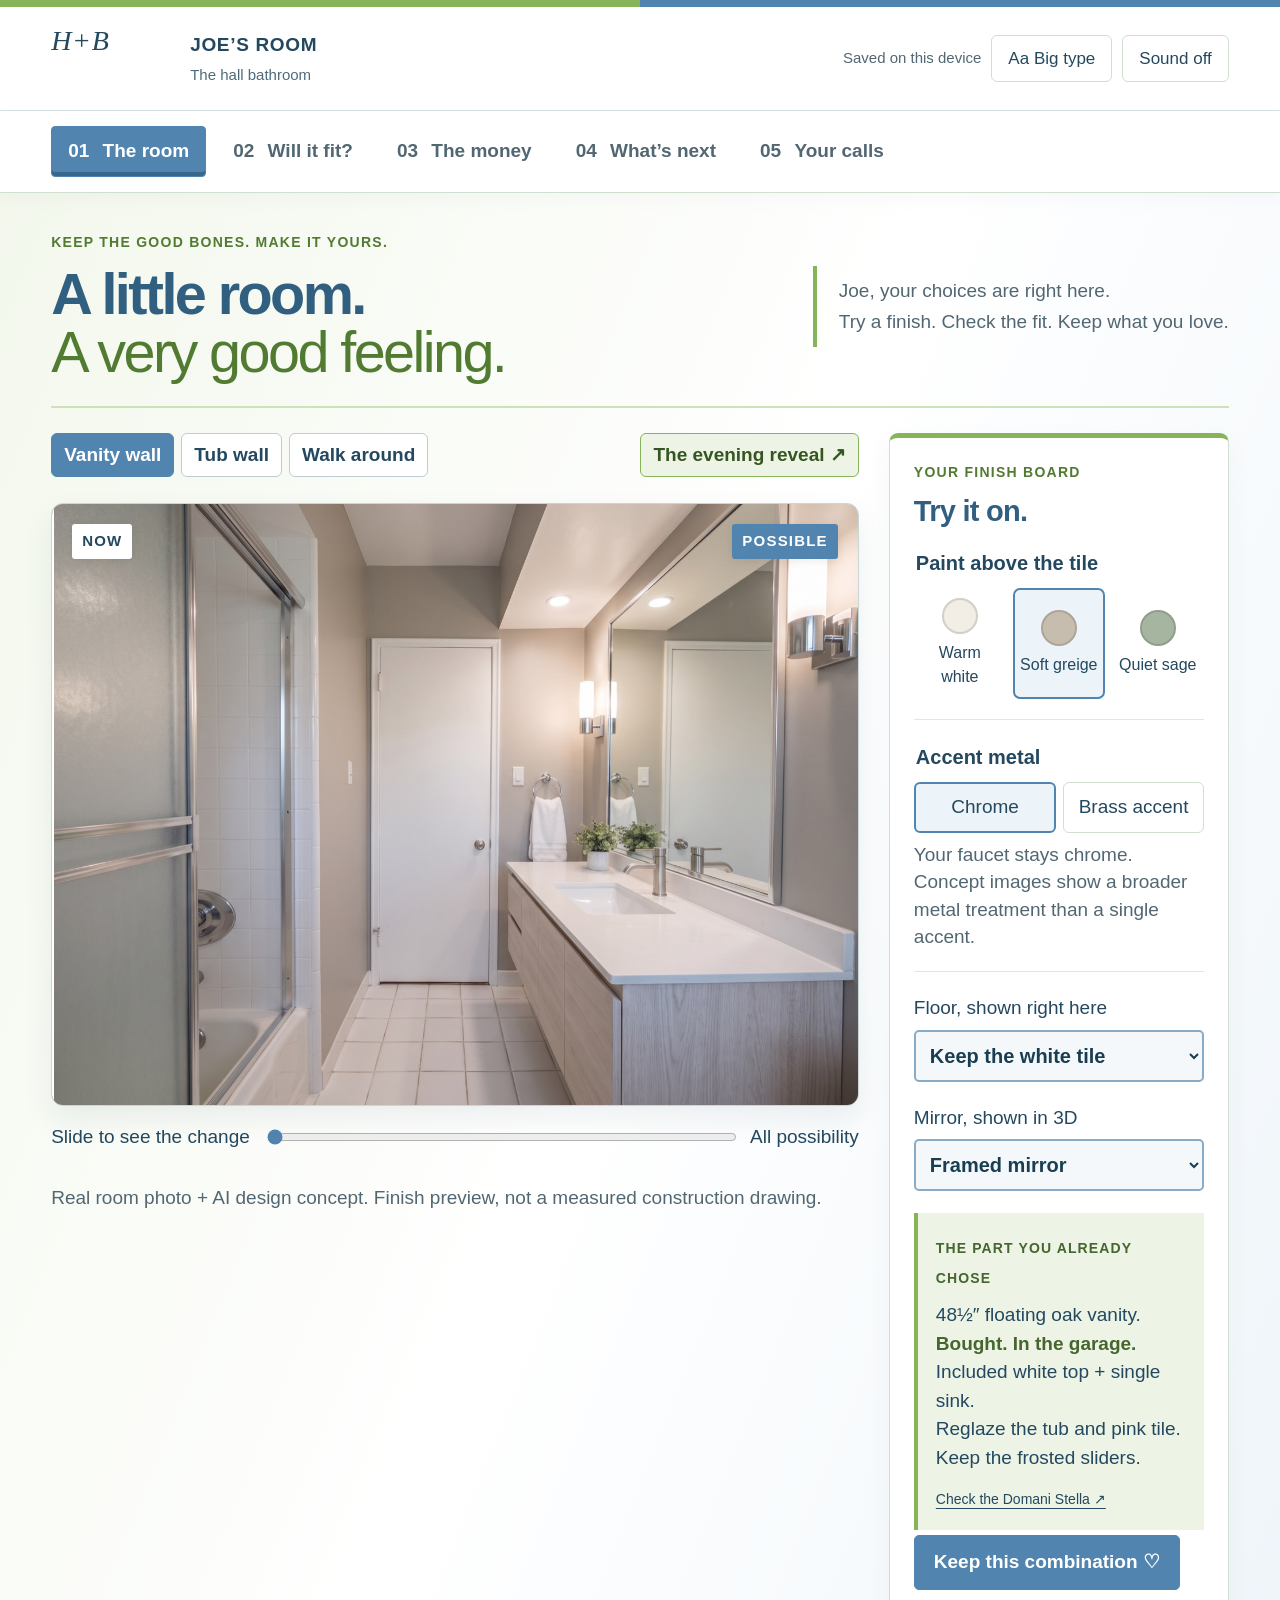
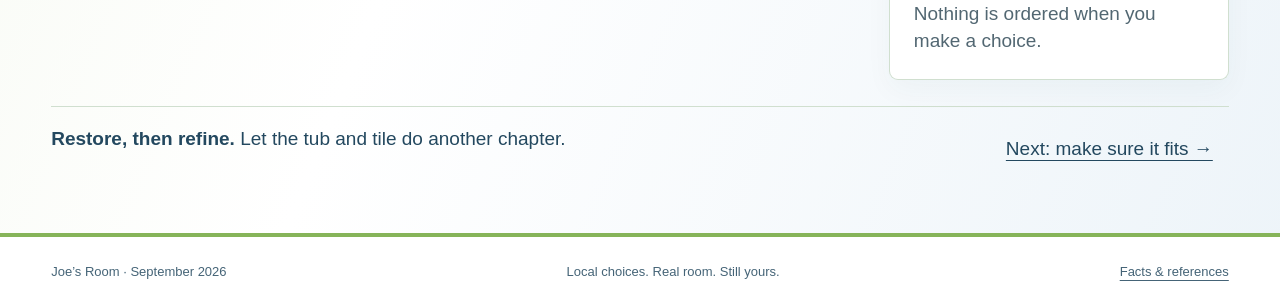
<file: index.html>
<!doctype html>
<html lang="en"><head><meta charset="utf-8"><meta name="viewport" content="width=device-width,initial-scale=1"><meta name="theme-color" content="#263d36"><title>Joe’s Room · Make it yours</title><link rel="stylesheet" href="studio.css"></head>
<body><a class="skip" href="#main">Skip to room</a>
<header><a class="brand" href="index.html"><span class="monogram">H+B</span><span>JOE’S ROOM<small>The hall bathroom</small></span></a><div class="tools"><span id="saved" role="status">Saved on this device</span><button id="big" aria-pressed="false">Aa <span>Big type</span></button><button id="sound" aria-pressed="false">Sound off</button></div></header>
<nav aria-label="Studio"><button data-tab="room" class="active" aria-current="page">01 <span>The room</span></button><button data-tab="fit">02 <span>Will it fit?</span></button><button data-tab="money">03 <span>The money</span></button><button data-tab="build">04 <span>What’s next</span></button><button data-tab="notes">05 <span>Your calls</span></button></nav>
<main id="main">
<section id="room" class="panel"><div class="sectionhead"><div><p class="eyebrow">KEEP THE GOOD BONES. MAKE IT YOURS.</p><h1>A little room.<br><em>A very good feeling.</em></h1></div><p class="intro">Joe, your choices are right here.<br>Try a finish. Check the fit. Keep what you love.</p></div>
<div class="studio"><div class="visual"><div class="viewbar"><div><button class="selected" data-view="vanity">Vanity wall</button><button data-view="tub">Tub wall</button><button data-view="3d">Walk around</button></div><button id="reveal">The evening reveal ↗</button></div>
<div id="picture" class="picture"><img id="after" src="assets/style_greige_chrome.jpg" alt="AI concept of Joe’s bathroom with warm greige paint and chrome fixtures"><svg id="floorPreview" viewBox="0 0 1400 1045" preserveAspectRatio="xMidYMid slice" aria-label="Selected floor material preview" hidden></svg><div id="beforeclip"><img id="before" src="assets/hall_vanity.jpg" alt="Joe’s actual pink bathroom before remodeling"></div><div id="divider"></div><span class="cornerlabel left">NOW</span><span class="cornerlabel right">POSSIBLE</span><div id="glow"></div></div>
<div id="walk" hidden><iframe title="Explore Joe’s room in three dimensions" data-src="room3d.html"></iframe></div>
<label class="compare" id="compareLabel"><span>Slide to see the change</span><input id="compare" type="range" min="0" max="100" value="0" aria-label="Amount of original room to show"><span id="compareValue">All possibility</span></label>
<p class="caption" id="photoCaption">Real room photo + AI design concept. Finish preview, not a measured construction drawing.</p>
</div><aside class="choices"><p class="eyebrow">YOUR FINISH BOARD</p><h2>Try it on.</h2><fieldset><legend>Paint above the tile</legend><div class="swatches"><button data-wall="white" aria-pressed="false"><i style="background:#f2eee5"></i>Warm white</button><button data-wall="greige" aria-pressed="true"><i style="background:#c6bdaf"></i>Soft greige</button><button data-wall="sage" aria-pressed="false"><i style="background:#a5b5a0"></i>Quiet sage</button></div></fieldset>
<fieldset><legend>Accent metal</legend><div class="seg"><button data-metal="chrome" aria-pressed="true">Chrome</button><button data-metal="brass" aria-pressed="false">Brass accent</button></div><p class="hint">Your faucet stays chrome. Concept images show a broader metal treatment than a single accent.</p></fieldset>
<label>Floor, shown right here<select id="floor"><option value="keep">Keep the white tile</option><option value="stone">Stone-look tile</option><option value="oak">Oak-look flooring</option></select></label>
<label>Mirror, shown in 3D<select id="mirror"><option value="framed">Framed mirror</option><option value="lit">Backlit mirror</option><option value="cabinet">Medicine cabinet</option></select></label>
<div class="choice-summary"><span>THE PART YOU ALREADY CHOSE</span><p>48½″ floating oak vanity.<br><strong>Bought. In the garage.</strong><br>Included white top + single sink.<br>Reglaze the tub and pink tile.<br>Keep the frosted sliders.</p><a href="https://www.homedepot.com/p/300851618" target="_blank" rel="noopener">Check the Domani Stella ↗</a></div>
<button class="primary" id="pin">Keep this combination ♡</button><p id="pinned" class="hint">Nothing is ordered when you make a choice.</p></aside></div>
<div class="room-footer"><p><strong>Restore, then refine.</strong> Let the tub and tile do another chapter.</p><button class="textbutton" data-go="fit">Next: make sure it fits →</button></div></section>
<section id="fit" class="panel" hidden><div class="sectionhead"><div><p class="eyebrow">TAPE FIRST. ORDERS SECOND.</p><h1>Room to move.</h1></div><p class="intro">An L-shaped room. The hall closet is outside it.<br>Measure the outer walls and the tub alcove.</p></div><div class="split"><div class="plan-wrap"><svg id="plan" viewBox="0 0 700 560" role="img" aria-label="L-shaped bathroom plan with hall closet excluded and tub flush in the back corner"></svg><p class="caption">The closet wall continues flush with the tub front to the entry wall. Tub and toilet occupy opposite back corners. The existing doorway stays beside the closet on the entry wall. All numerical dimensions are adjustable estimates.</p><a class="secondary" href="legacy.html#steppers">Open the full fixture planner ↗</a><a class="textbutton" href="floorplan.html">Original photos + floor plan ↗</a></div><aside class="sheet"><h2>Let’s check the basics.</h2><div class="two"><label>Full width at back (in)<input id="width" type="number" min="40" max="180" step="0.25"></label><label>Back wall to entry (in)<input id="length" type="number" min="60" max="240" step="0.25"></label></div><label class="check"><input id="measured" type="checkbox">These are my tape measurements</label><label>Tub alcove length (in)<input id="tubLength" type="number" min="40" max="100" step="0.25"></label><label>Tub / flush closet-wall depth (in)<input id="tubDepth" type="number" min="20" max="48" step="0.25"></label><div class="fit-result"><span>CLEAR GAP BETWEEN TUB + VANITY</span><strong id="gap"></strong><p id="fitNote"></p></div><p class="hint">This checks one gap only. It does not approve the layout. Confirm toilet clearances, door swing, drawer travel, plumbing and wall support before ordering or installing.</p><div class="measurelist"><h3>Five things to write down</h3><ul><li>Wall-to-wall width, at both ends.</li><li>Door opening and swing.</li><li>Toilet centerline and front clearance.</li><li>Drain and supply locations.</li><li>Studs / blocking for a floating vanity.</li></ul></div></aside></div></section>
<section id="money" class="panel" hidden><div class="sectionhead"><div><p class="eyebrow">NO SURPRISES HIDING IN THE PRETTY PART.</p><h1>Every dollar<br><em>has a job.</em></h1></div><p class="intro">Start with allowances. Replace them with quotes.<br>Mark paid only when it’s actually paid.</p></div><div class="budget-top"><div><label>My total project ceiling<input id="ceiling" type="number" min="0" step="50"></label></div><div><span>PLAN + RESERVE</span><strong id="total"></strong></div><div><span>STILL TO PAY</span><strong id="remaining"></strong></div><div><span id="headroomLabel">ROOM LEFT</span><strong id="headroom"></strong></div></div><div class="budgetbar"><div id="budgetFill"></div></div><div id="costs"></div><div class="two moneybottom"><label>Reserve for the unknown (%)<input id="reserve" type="number" min="0" max="50" step="1"></label><div><p id="budgetNote"></p><p class="hint">Starting amounts are editable planning allowances, not current retailer prices or contractor quotes. Include tax and delivery in your quotes. Top + sink are included in the selected vanity; no second top is charged here.</p></div></div><button class="secondary" id="printBudget">Print the decision sheet</button></section>
<section id="build" class="panel" hidden><div class="sectionhead"><div><p class="eyebrow">ONE CLEAR NEXT STEP.</p><h1>Good work.<br><em>In the right order.</em></h1></div><div class="progress-summary"><strong id="doneCount">0 / 6</strong><span>steps checked</span></div></div><div class="next-action" id="nextAction"></div><div id="steps"></div><div class="two"><div class="sheet"><h2>Before choosing a reglazer</h2><ul><li>What exactly is included: tub, wet walls, other tile?</li><li>How are repairs, preparation and ventilation handled?</li><li>Which coating system, written warranty and exclusions?</li><li>When can the room be entered, touched and used?</li><li>What cleaners, mats and accessories are allowed?</li><li>Who protects the house, removes waste and handles callbacks?</li></ul><p class="hint">Get the installer’s written cure and aftercare instructions. A universal countdown cannot replace them.</p></div><div class="sheet"><h2>Keep the working tools.</h2><p>Your quote tracker, detailed checklists and original planner are still here.</p><a class="secondary" href="build.html">Open the detailed Build Book ↗</a><a class="secondary" href="legacy.html">Open the original Design Studio ↗</a><p class="hint">This new checklist is separate from the detailed Build Book. Both save on this browser.</p></div></div></section>
<section id="notes" class="panel" hidden><div class="sectionhead"><div><p class="eyebrow">YOU’RE THE ONE WHO LIVES WITH IT.</p><h1>Your room.<br><em>Your call.</em></h1></div><p class="intro">Keep it. Change it. Sleep on it.<br>There’s no wrong button here.</p></div><div class="two"><div class="sheet"><label>What I like<textarea id="likes" rows="4" placeholder="The warm paint. Keeping the original tub…"></textarea></label><label>What needs changing<textarea id="changes" rows="4" placeholder="The mirror, the light, the price…"></textarea></label><label>What I need to know before deciding<textarea id="questions" rows="4" placeholder="Will the drawers clear? What does the quote include?"></textarea></label></div><div class="sheet"><h2>Take your decisions with you.</h2><p>Notes and choices save in this browser. Download a copy to keep a backup or move to another device.</p><button class="primary" id="export">Download my decisions</button><label class="importlabel">Restore a saved decision file<input id="import" type="file" accept="application/json,.json"></label><button class="secondary" id="print">Print my plan</button><p id="importStatus" role="status"></p><div class="love"><span>H + B</span><p>I love seeing what you see<br>in a room.</p><small>Made for you, Joe. With love, Gordon.</small></div></div></div></section>
</main><footer><span>Joe’s Room · September 2026</span><span>Local choices. Real room. Still yours.</span><a href="sources.html">Facts & references</a></footer><div id="toast" role="status"></div><script src="room-geometry.js"></script><script src="studio.js"></script></body></html>
</file>
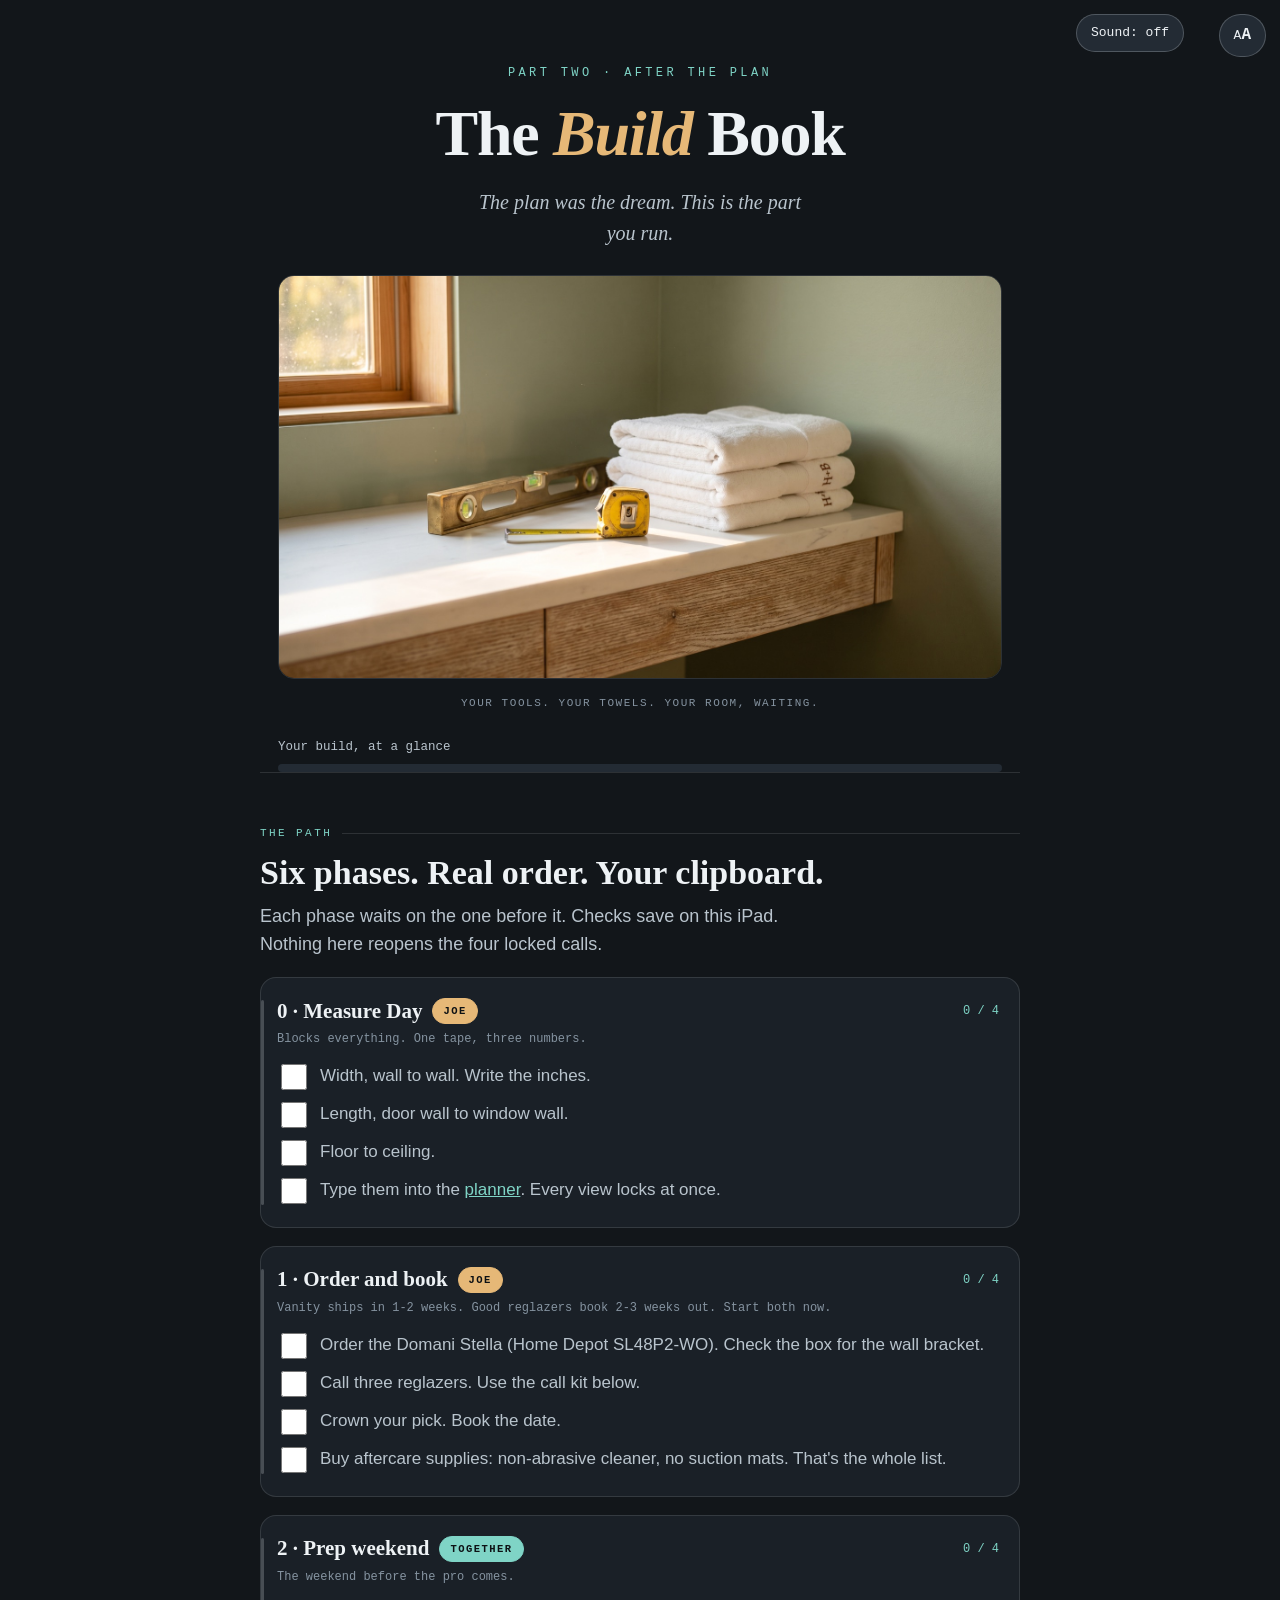
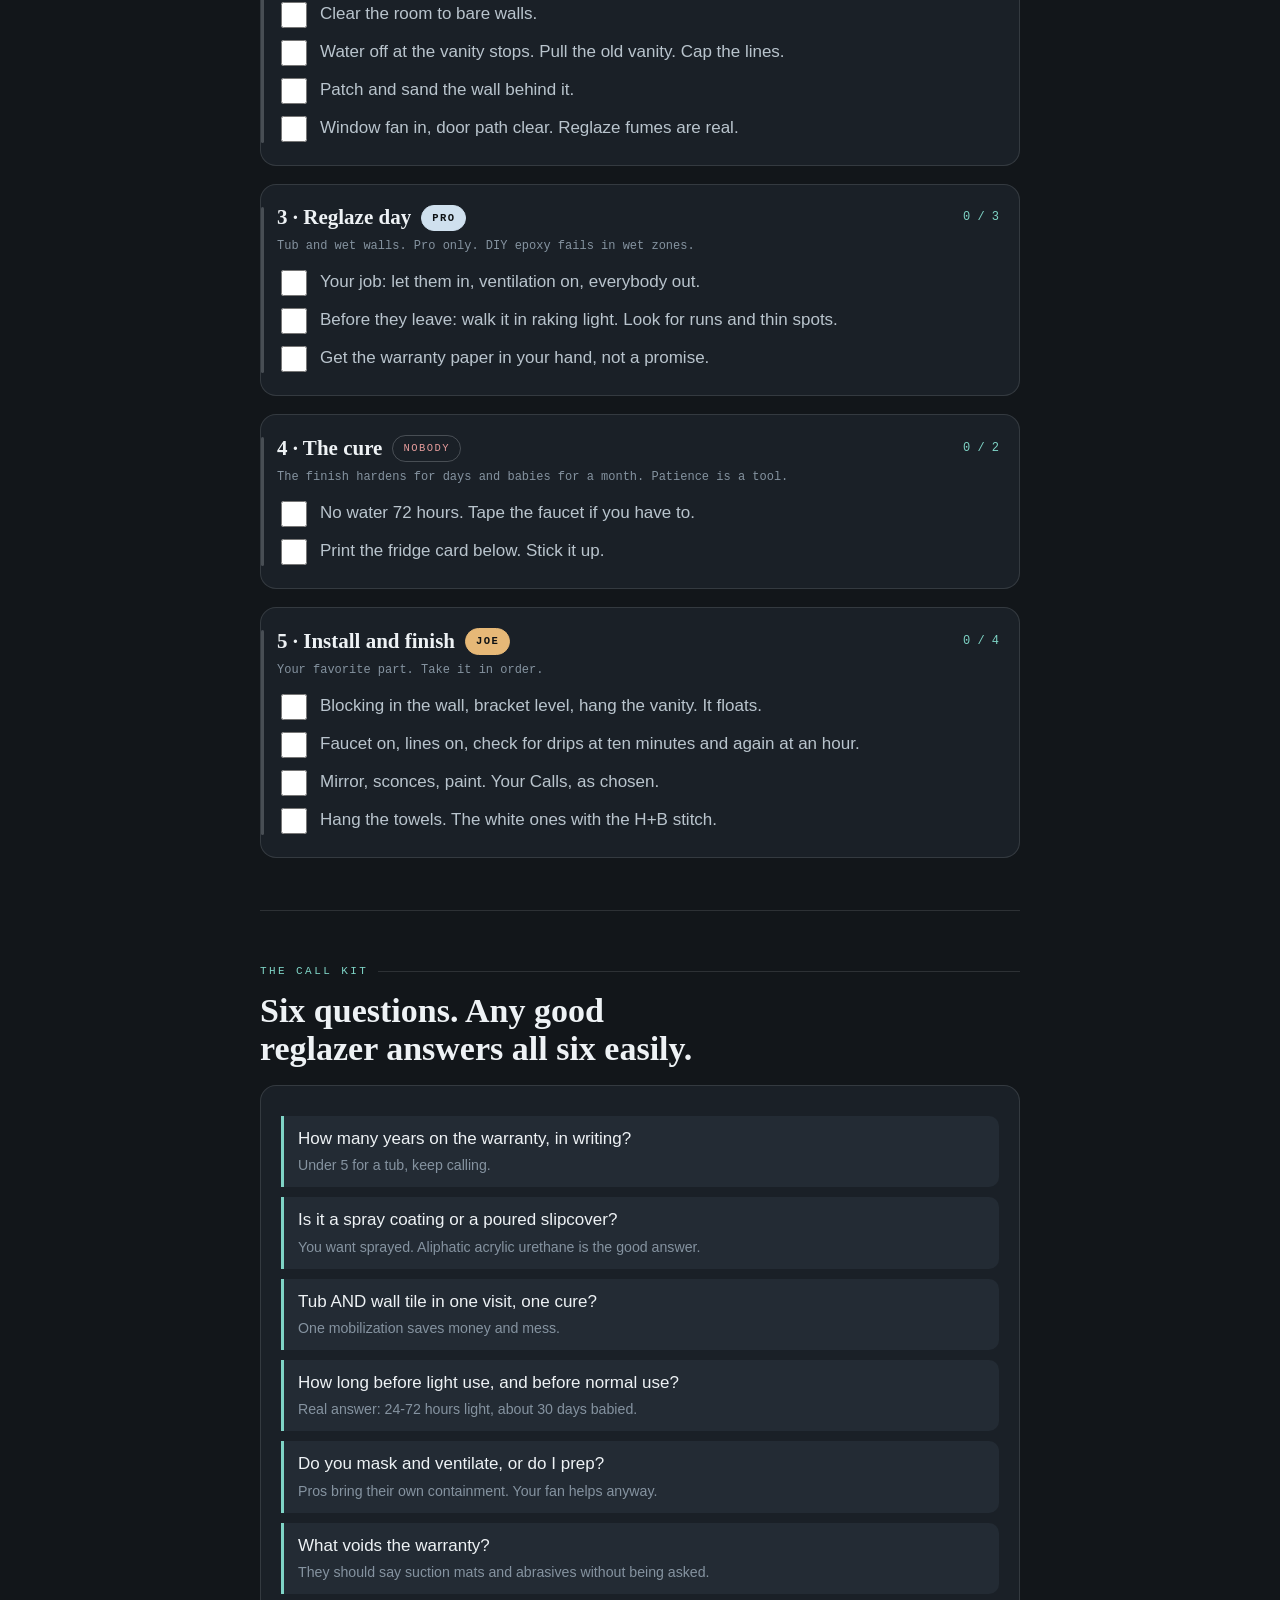
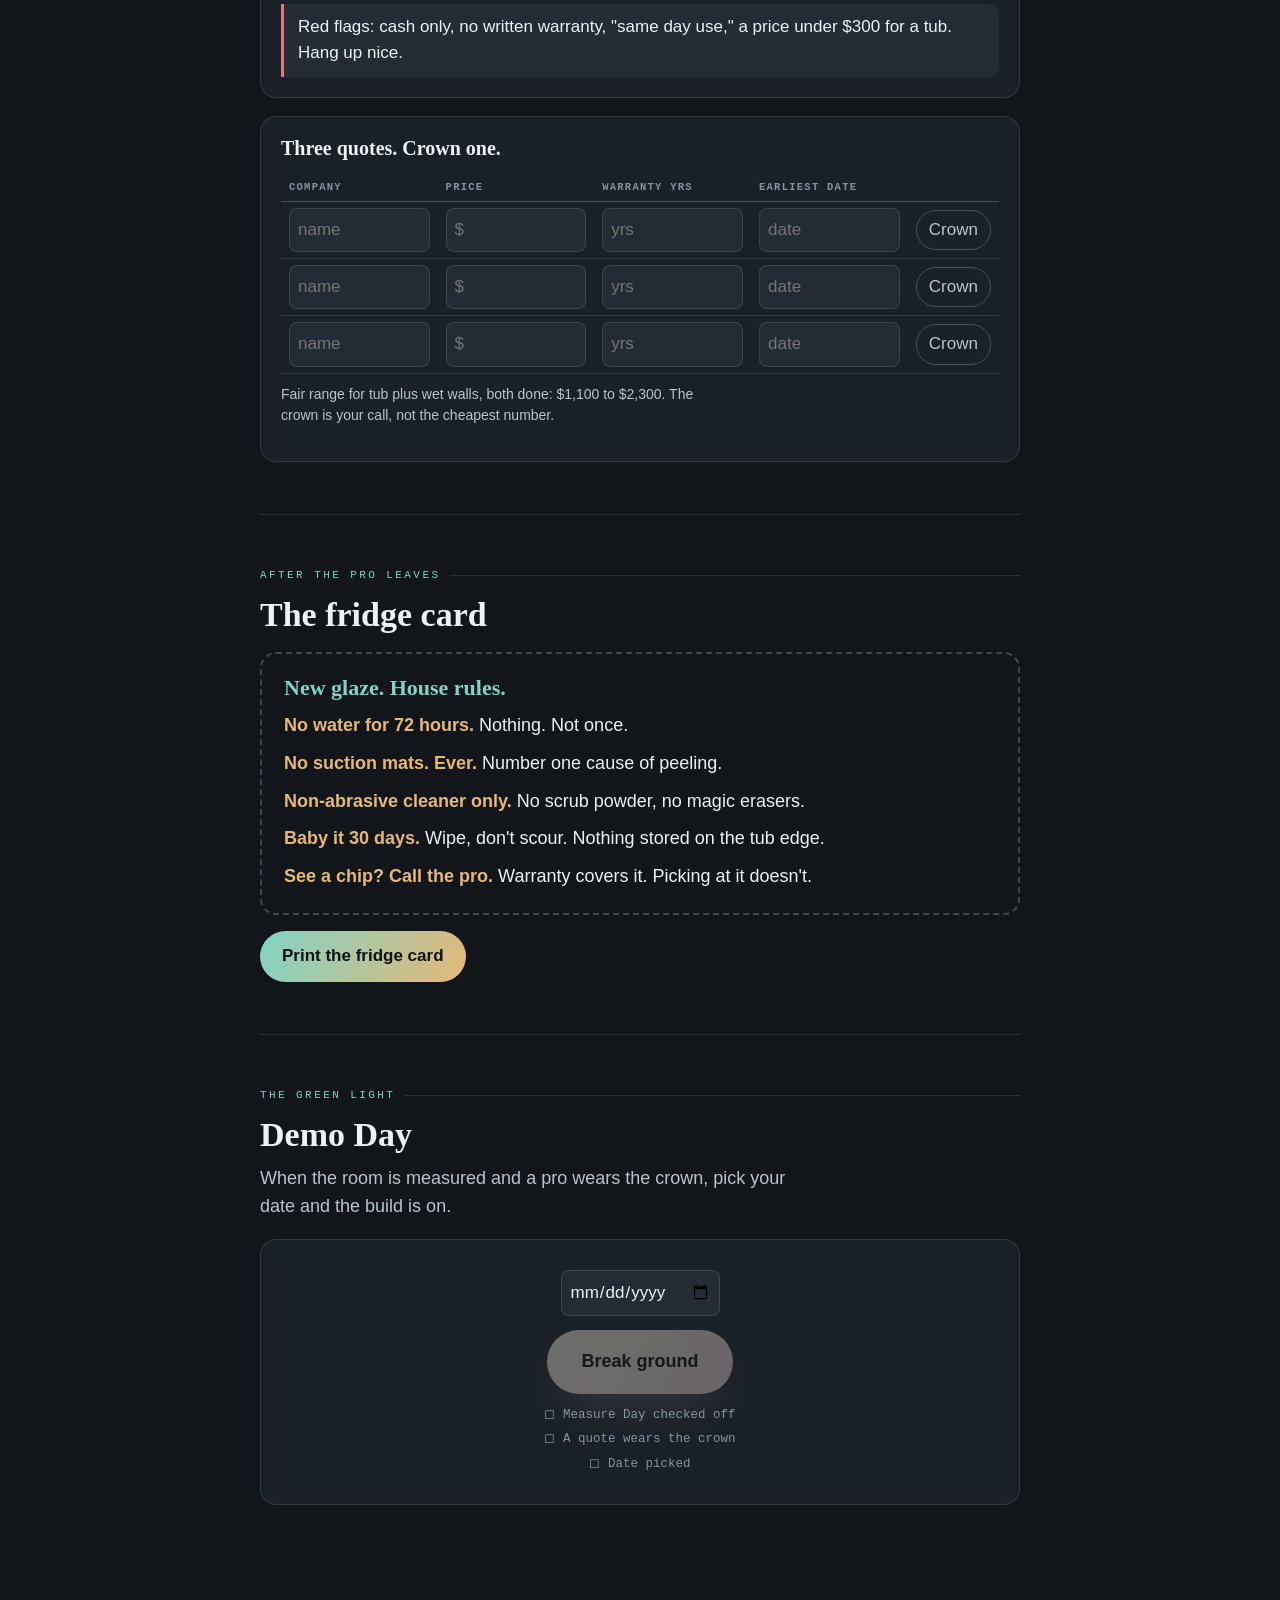
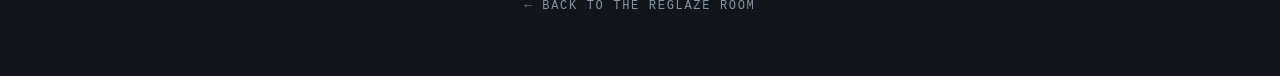
<file: build.html>
<!DOCTYPE html>
<html lang="en"><head>
<meta charset="UTF-8">
<meta name="viewport" content="width=device-width, initial-scale=1, viewport-fit=cover">
<meta name="theme-color" content="#12161a">
<title>The Build Book · Joe's Hall Bath</title>
<style>
  :root{
    --serif:"Iowan Old Style","Palatino Linotype",Palatino,Georgia,serif;
    --body:-apple-system,BlinkMacSystemFont,"Segoe UI","Helvetica Neue",Arial,sans-serif;
    --mono:ui-monospace,"SF Mono",Menlo,Consolas,monospace;
    --ground:#12161a; --ground-2:#1a2027; --ground-3:#232b34; --ink:#eef2f5; --ink-soft:#b9c4cd; --ink-faint:#8593a0;
    --chrome:#cfe0ee; --oak:#b89568; --white:#f4f6f7; --spa:#7fd4c6; --gold:#e6b877; --rose:#e59b9b;
    --line:rgba(238,242,245,0.12); --line2:rgba(238,242,245,0.22);
    --good:#6bcf9b; --warn:#e6b24a; --bad:#e07a72;
  }
  @media(max-width:640px){body{font-size:18.5px;line-height:1.6}}
  input,button{font-size:16px}
  .ck input[type=checkbox]{min-width:26px;min-height:26px}
  #allprog{max-width:760px;margin:18px auto 0;padding:0 18px;font-family:var(--mono);font-size:12.5px;color:var(--ink-soft)}
  #allprog .bar{height:8px;border-radius:6px;background:var(--ground-3);margin-top:6px;overflow:hidden}
  #allprog .bar i{display:block;height:100%;background:linear-gradient(90deg,var(--spa),var(--gold));width:0;transition:width .5s ease}
  @media(prefers-reduced-motion:no-preference){
    .confetti{position:fixed;top:-12px;width:9px;height:14px;z-index:80;animation:cfall 1.7s ease-in forwards}
    @keyframes cfall{to{transform:translateY(105vh) rotate(540deg);opacity:0.1}}
  }
  *{box-sizing:border-box}
  html{scroll-behavior:smooth;-webkit-text-size-adjust:100%}
  body{margin:0;background:var(--ground);color:var(--ink);font-family:var(--body);font-size:17px;line-height:1.55;-webkit-font-smoothing:antialiased;overflow-x:hidden}
  body.bigtype{font-size:21px}
  body.bigtype .q{font-size:20px}
  body.bigtype .ck label{font-size:20px}
  .wrap{max-width:760px;margin:0 auto;padding:0 18px}
  h1,h2,h3{font-family:var(--serif);font-weight:600;line-height:1.1;margin:0;text-wrap:balance}
  p{max-width:60ch}
  button{font:inherit;cursor:pointer}
  .eyebrow{font-family:var(--mono);font-size:11px;letter-spacing:0.22em;text-transform:uppercase;color:var(--spa);display:flex;align-items:center;gap:10px}
  .eyebrow::after{content:"";flex:1;height:1px;background:var(--line)}
  header.top{padding:64px 18px 8px;text-align:center}
  header.top .kick{font-family:var(--mono);font-size:12px;letter-spacing:0.28em;text-transform:uppercase;color:var(--spa);margin-bottom:16px}
  header.top h1{font-size:clamp(38px,9vw,64px);letter-spacing:-0.02em}
  header.top h1 em{font-style:italic;color:var(--gold)}
  header.top .sub{font-family:var(--serif);font-style:italic;font-size:clamp(16px,2.2vw,20px);color:var(--ink-soft);margin:18px auto 0;max-width:34ch}
  .bigbtn{position:fixed;top:14px;right:14px;z-index:50;background:var(--ground-3);border:1px solid var(--line2);color:var(--ink);border-radius:24px;padding:8px 14px;font-family:var(--mono);font-size:13px}
  .bigbtn b{font-size:16px}
  section.mv{padding:52px 0;border-top:1px solid var(--line)}
  .mv h2{font-size:clamp(24px,5vw,34px);margin-top:12px}
  .mv .lede{color:var(--ink-soft);font-size:18px;margin-top:12px;max-width:56ch}
  .card{background:var(--ground-2);border:1px solid var(--line);border-radius:16px;padding:20px;margin-top:18px}
  .phase{position:relative;padding-left:16px}
  .phase::before{content:"";position:absolute;left:0;top:22px;bottom:22px;width:3px;border-radius:3px;background:var(--line2)}
  .phase.done::before{background:var(--good)}
  .ph-head{display:flex;align-items:center;gap:10px;flex-wrap:wrap}
  .ph-head h3{font-size:21px}
  .who{font-family:var(--mono);font-size:10.5px;letter-spacing:0.14em;border-radius:20px;padding:4px 10px;border:1px solid var(--line2)}
  .who.joe{color:#0d1114;background:var(--gold);border-color:var(--gold);font-weight:700}
  .who.pro{color:#0d1114;background:var(--chrome);border-color:var(--chrome);font-weight:700}
  .who.both{color:#0d1114;background:var(--spa);border-color:var(--spa);font-weight:700}
  .who.nobody{color:var(--rose)}
  .gate{font-family:var(--mono);font-size:12px;color:var(--ink-faint);margin-top:6px}
  .ck{list-style:none;margin:14px 0 0;padding:0;display:grid;gap:8px}
  .ck li{display:flex;align-items:flex-start;gap:10px}
  .ck input[type=checkbox]{width:22px;height:22px;margin-top:1px;accent-color:#7fd4c6;flex:none}
  .ck label{color:var(--ink-soft)}
  .ck li.checked label{color:var(--ink-faint);text-decoration:line-through}
  .phcount{font-family:var(--mono);font-size:12px;color:var(--spa);margin-left:auto}
  .q{background:var(--ground-3);border-left:3px solid var(--spa);border-radius:0 10px 10px 0;padding:10px 14px;margin-top:10px;color:var(--ink);font-size:17px}
  .q small{display:block;color:var(--ink-faint);margin-top:3px}
  .redflag{border-left-color:var(--bad)}
  .qt{width:100%;border-collapse:collapse;margin-top:14px}
  .qt th{font-family:var(--mono);font-size:10.5px;letter-spacing:0.12em;text-transform:uppercase;color:var(--ink-faint);text-align:left;padding:6px 8px;border-bottom:1px solid var(--line2)}
  .qt td{padding:6px 8px;border-bottom:1px solid var(--line)}
  .qt input{width:100%;background:var(--ground-3);border:1px solid var(--line);border-radius:8px;color:var(--ink);padding:8px;font:inherit;min-width:60px}
  .crown{background:none;border:1px solid var(--line2);border-radius:20px;color:var(--ink-soft);padding:6px 12px;white-space:nowrap}
  .crown.on{background:var(--gold);border-color:var(--gold);color:#0d1114;font-weight:700}
  .fridge{border:2px dashed var(--line2);border-radius:16px;padding:22px;margin-top:18px}
  .fridge h3{font-size:22px;color:var(--spa)}
  .fridge ul{margin:12px 0 0;padding:0;list-style:none;display:grid;gap:10px;font-size:18px}
  .fridge li b{color:var(--gold)}
  .printbtn{margin-top:16px;background:linear-gradient(120deg,var(--spa),var(--gold));color:#0d1114;border:none;border-radius:30px;padding:12px 22px;font-weight:700}
  .demoday{margin-top:18px;text-align:center;padding:30px 20px}
  .demoday .big{background:linear-gradient(120deg,var(--gold),var(--rose));color:#0d1114;border:none;border-radius:40px;padding:18px 34px;font-weight:800;font-size:18px;box-shadow:0 20px 44px -18px rgba(230,184,119,0.5)}
  .demoday .big:disabled{filter:grayscale(0.8);opacity:0.5;cursor:not-allowed}
  .gatelist{font-family:var(--mono);font-size:12.5px;color:var(--ink-faint);margin-top:12px;display:grid;gap:5px;justify-content:center}
  .gatelist .ok{color:var(--good)}
  #buildbanner{display:none;margin-top:18px;border:1px solid var(--gold);border-radius:16px;padding:18px;background:linear-gradient(120deg,rgba(230,184,119,0.14),rgba(229,155,155,0.10))}
  #buildbanner.on{display:block}
  #buildbanner .cnt{font-family:var(--serif);font-size:30px;color:var(--gold)}
  .backlink{display:block;text-align:center;margin:40px 0 60px;color:var(--ink-faint);font-family:var(--mono);font-size:12px;letter-spacing:0.14em;text-transform:uppercase;text-decoration:none}
  .backlink:hover{color:var(--spa)}
  input[type=date]{background:var(--ground-3);border:1px solid var(--line);border-radius:8px;color:var(--ink);padding:8px;font:inherit}
  @media(prefers-reduced-motion:no-preference){.who.joe{transition:transform .15s}.phase:hover .who.joe{transform:scale(1.06)}}
  @media print{
    body{background:#fff;color:#111;font-size:15pt}
    .bigbtn,.demoday,.backlink,header.top .sub,.printbtn{display:none!important}
    body.print-fridge section.mv{display:none}
    body.print-fridge #aftercare{display:block;border-top:none}
    .card,.fridge{border-color:#999;background:#fff}
    .fridge{border:3px dashed #333}
    .fridge h3{color:#111}
    .fridge li b{color:#111}
    .q{background:#f2f2f2;color:#111;border-left-color:#555}
    .ck label,.mv .lede{color:#222}
    .who{color:#111!important;background:#eee!important;border-color:#999!important}
  }
  @media(max-width:640px){body{font-size:18.5px;line-height:1.6}.wrap p,.lede{max-width:100%}}
</style>
</head><body>

<button class="bigbtn" id="bigbtn" title="Bigger letters">A<b>A</b></button>
<button class="bigbtn" id="sndbtn" style="right:96px" title="Sound">Sound: off</button>
<div id="cap" style="display:none;position:fixed;left:12px;right:12px;bottom:calc(12px + env(safe-area-inset-bottom));z-index:60;background:var(--ground-3);border:1px solid var(--line2);border-radius:14px;padding:12px 16px;font-size:16px;color:var(--ink)"><b id="capwho" style="color:var(--gold)"></b> <span id="captxt"></span></div>

<header class="top">
  <div class="kick">Part two · after the plan</div>
  <h1>The <em>Build</em> Book</h1>
  <p class="sub">The plan was the dream. This is the part you run.</p>
  <figure style="max-width:760px;margin:26px auto 0;padding:0 18px">
    <img src="assets/buildbook_hero.jpg" alt="A brass level, a worn tape measure, and folded white towels with the H+B monogram on the new oak vanity, in golden evening light" style="width:100%;border-radius:16px;border:1px solid var(--line);aspect-ratio:1600/893" loading="eager">
    <figcaption style="font-family:var(--mono);font-size:11px;letter-spacing:0.14em;text-transform:uppercase;color:var(--ink-faint);margin-top:8px">Your tools. Your towels. Your room, waiting.</figcaption>
  </figure>
</header>

<div id="allprog"><span id="progtxt">Your build, at a glance</span><div class="bar"><i id="progfill"></i></div></div>
<section class="mv wrap" id="path">
  <div class="eyebrow">The path</div>
  <h2>Six phases. Real order. Your clipboard.</h2>
  <p class="lede">Each phase waits on the one before it. Checks save on this iPad. Nothing here reopens the four locked calls.</p>

  <div class="card phase" data-ph="p0">
    <div class="ph-head"><h3>0 · Measure Day</h3><span class="who joe">JOE</span><span class="phcount"></span></div>
    <div class="gate">Blocks everything. One tape, three numbers.</div>
    <ul class="ck">
      <li><input type="checkbox" id="p0a"><label for="p0a">Width, wall to wall. Write the inches.</label></li>
      <li><input type="checkbox" id="p0b"><label for="p0b">Length, door wall to window wall.</label></li>
      <li><input type="checkbox" id="p0c"><label for="p0c">Floor to ceiling.</label></li>
      <li><input type="checkbox" id="p0d"><label for="p0d">Type them into the <a href="index.html#tools" style="color:var(--spa)">planner</a>. Every view locks at once.</label></li>
    </ul>
  </div>

  <div class="card phase" data-ph="p1">
    <div class="ph-head"><h3>1 · Order and book</h3><span class="who joe">JOE</span><span class="phcount"></span></div>
    <div class="gate">Vanity ships in 1-2 weeks. Good reglazers book 2-3 weeks out. Start both now.</div>
    <ul class="ck">
      <li><input type="checkbox" id="p1a"><label for="p1a">Order the Domani Stella (Home Depot SL48P2-WO). Check the box for the wall bracket.</label></li>
      <li><input type="checkbox" id="p1b"><label for="p1b">Call three reglazers. Use the call kit below.</label></li>
      <li><input type="checkbox" id="p1c"><label for="p1c">Crown your pick. Book the date.</label></li>
      <li><input type="checkbox" id="p1d"><label for="p1d">Buy aftercare supplies: non-abrasive cleaner, no suction mats. That's the whole list.</label></li>
    </ul>
  </div>

  <div class="card phase" data-ph="p2">
    <div class="ph-head"><h3>2 · Prep weekend</h3><span class="who both">TOGETHER</span><span class="phcount"></span></div>
    <div class="gate">The weekend before the pro comes.</div>
    <ul class="ck">
      <li><input type="checkbox" id="p2a"><label for="p2a">Clear the room to bare walls.</label></li>
      <li><input type="checkbox" id="p2b"><label for="p2b">Water off at the vanity stops. Pull the old vanity. Cap the lines.</label></li>
      <li><input type="checkbox" id="p2c"><label for="p2c">Patch and sand the wall behind it.</label></li>
      <li><input type="checkbox" id="p2d"><label for="p2d">Window fan in, door path clear. Reglaze fumes are real.</label></li>
    </ul>
  </div>

  <div class="card phase" data-ph="p3">
    <div class="ph-head"><h3>3 · Reglaze day</h3><span class="who pro">PRO</span><span class="phcount"></span></div>
    <div class="gate">Tub and wet walls. Pro only. DIY epoxy fails in wet zones.</div>
    <ul class="ck">
      <li><input type="checkbox" id="p3a"><label for="p3a">Your job: let them in, ventilation on, everybody out.</label></li>
      <li><input type="checkbox" id="p3b"><label for="p3b">Before they leave: walk it in raking light. Look for runs and thin spots.</label></li>
      <li><input type="checkbox" id="p3c"><label for="p3c">Get the warranty paper in your hand, not a promise.</label></li>
    </ul>
  </div>

  <div class="card phase" data-ph="p4">
    <div class="ph-head"><h3>4 · The cure</h3><span class="who nobody">NOBODY</span><span class="phcount"></span></div>
    <div class="gate">The finish hardens for days and babies for a month. Patience is a tool.</div>
    <ul class="ck">
      <li><input type="checkbox" id="p4a"><label for="p4a">No water 72 hours. Tape the faucet if you have to.</label></li>
      <li><input type="checkbox" id="p4b"><label for="p4b">Print the fridge card below. Stick it up.</label></li>
    </ul>
  </div>

  <div class="card phase" data-ph="p5">
    <div class="ph-head"><h3>5 · Install and finish</h3><span class="who joe">JOE</span><span class="phcount"></span></div>
    <div class="gate">Your favorite part. Take it in order.</div>
    <ul class="ck">
      <li><input type="checkbox" id="p5a"><label for="p5a">Blocking in the wall, bracket level, hang the vanity. It floats.</label></li>
      <li><input type="checkbox" id="p5b"><label for="p5b">Faucet on, lines on, check for drips at ten minutes and again at an hour.</label></li>
      <li><input type="checkbox" id="p5c"><label for="p5c">Mirror, sconces, paint. Your Calls, as chosen.</label></li>
      <li><input type="checkbox" id="p5d"><label for="p5d">Hang the towels. The white ones with the H+B stitch.</label></li>
    </ul>
  </div>
</section>

<section class="mv wrap" id="callkit">
  <div class="eyebrow">The call kit</div>
  <h2>Six questions. Any good reglazer answers all six easily.</h2>
  <div class="card">
    <div class="q">How many years on the warranty, in writing?<small>Under 5 for a tub, keep calling.</small></div>
    <div class="q">Is it a spray coating or a poured slipcover?<small>You want sprayed. Aliphatic acrylic urethane is the good answer.</small></div>
    <div class="q">Tub AND wall tile in one visit, one cure?<small>One mobilization saves money and mess.</small></div>
    <div class="q">How long before light use, and before normal use?<small>Real answer: 24-72 hours light, about 30 days babied.</small></div>
    <div class="q">Do you mask and ventilate, or do I prep?<small>Pros bring their own containment. Your fan helps anyway.</small></div>
    <div class="q">What voids the warranty?<small>They should say suction mats and abrasives without being asked.</small></div>
    <div class="q redflag">Red flags: cash only, no written warranty, "same day use," a price under $300 for a tub. Hang up nice.</div>
  </div>

  <div class="card">
    <h3 style="font-size:20px">Three quotes. Crown one.</h3>
    <div style="overflow-x:auto">
    <table class="qt" id="qtable">
      <thead><tr><th>Company</th><th>Price</th><th>Warranty yrs</th><th>Earliest date</th><th></th></tr></thead>
      <tbody>
        <tr data-i="0"><td><input placeholder="name"></td><td><input placeholder="$" inputmode="numeric"></td><td><input placeholder="yrs" inputmode="numeric"></td><td><input placeholder="date"></td><td><button class="crown">Crown</button></td></tr>
        <tr data-i="1"><td><input placeholder="name"></td><td><input placeholder="$" inputmode="numeric"></td><td><input placeholder="yrs" inputmode="numeric"></td><td><input placeholder="date"></td><td><button class="crown">Crown</button></td></tr>
        <tr data-i="2"><td><input placeholder="name"></td><td><input placeholder="$" inputmode="numeric"></td><td><input placeholder="yrs" inputmode="numeric"></td><td><input placeholder="date"></td><td><button class="crown">Crown</button></td></tr>
      </tbody>
    </table>
    </div>
    <p class="lede" style="font-size:14px;margin-top:10px">Fair range for tub plus wet walls, both done: $1,100 to $2,300. The crown is your call, not the cheapest number.</p>
  </div>
</section>

<section class="mv wrap" id="aftercare">
  <div class="eyebrow">After the pro leaves</div>
  <h2>The fridge card</h2>
  <div class="fridge" id="fridgecard">
    <h3>New glaze. House rules.</h3>
    <ul>
      <li><b>No water for 72 hours.</b> Nothing. Not once.</li>
      <li><b>No suction mats. Ever.</b> Number one cause of peeling.</li>
      <li><b>Non-abrasive cleaner only.</b> No scrub powder, no magic erasers.</li>
      <li><b>Baby it 30 days.</b> Wipe, don't scour. Nothing stored on the tub edge.</li>
      <li><b>See a chip? Call the pro.</b> Warranty covers it. Picking at it doesn't.</li>
    </ul>
  </div>
  <button class="printbtn" id="printfridge">Print the fridge card</button>
</section>

<section class="mv wrap" id="demoday">
  <div class="eyebrow">The green light</div>
  <h2>Demo Day</h2>
  <p class="lede">When the room is measured and a pro wears the crown, pick your date and the build is on.</p>
  <div class="card demoday">
    <div style="margin-bottom:14px"><input type="date" id="startdate" aria-label="Demo Day date"></div>
    <button class="big" id="gobtn" disabled>Break ground</button>
    <div class="gatelist">
      <span id="g1">◻ Measure Day checked off</span>
      <span id="g2">◻ A quote wears the crown</span>
      <span id="g3">◻ Date picked</span>
    </div>
    <div id="buildbanner"><div style="font-family:var(--mono);font-size:11px;letter-spacing:0.22em;text-transform:uppercase;color:var(--ink-soft)">Build mode</div>
      <div class="cnt" id="countline">Demo Day is set.</div>
      <div style="color:var(--ink-soft);margin-top:6px">The Build Book is live. Run it, foreman.</div>
    </div>
  </div>
</section>

<a class="backlink" href="index.html">&larr; Back to the Reglaze Room</a>

<script>
(function(){
  var KEY='joe_buildbook_v1';
  var st={checks:{},quotes:[{},{},{}],crown:-1,start:null,big:false};
  try{var raw=localStorage.getItem(KEY);if(raw){var p=JSON.parse(raw);for(var k in st){if(p[k]!==undefined)st[k]=p[k];}}}catch(e){}
  function save(){try{localStorage.setItem(KEY,JSON.stringify(st))}catch(e){}}

  // big type (shared flag with the studio)
  try{if(localStorage.getItem('joe_bigtype')==='1'){st.big=true;}}catch(e){}
  function applyBig(){document.body.classList.toggle('bigtype',!!st.big);}
  applyBig();
  document.getElementById('bigbtn').onclick=function(){st.big=!st.big;try{localStorage.setItem('joe_bigtype',st.big?'1':'0')}catch(e){};applyBig();save();};

  // checklists
  var boxes=document.querySelectorAll('.ck input[type=checkbox]');
  boxes.forEach(function(b){
    if(st.checks[b.id]){b.checked=true;b.closest('li').classList.add('checked');}
    b.addEventListener('change',function(){
      st.checks[b.id]=b.checked;b.closest('li').classList.toggle('checked',b.checked);save();counts();gates();
    });
  });
  function progress(){var all=document.querySelectorAll('.ck input[type=checkbox]');var n=0;all.forEach(function(x){if(x.checked)n++;});
    var f=document.getElementById('progfill');if(f)f.style.width=Math.round(100*n/all.length)+'%';
    var t=document.getElementById('progtxt');if(t)t.textContent=n===0?'Your build, at a glance':(n+' of '+all.length+' checks done. Foreman on the job.');}
  function confetti(){if(matchMedia('(prefers-reduced-motion: reduce)').matches)return;
    var cols=['#7fd4c6','#e6b877','#e59b9b','#cfe0ee'];
    for(var i=0;i<36;i++){var d=document.createElement('div');d.className='confetti';d.style.left=(Math.random()*100)+'vw';
      d.style.background=cols[i%4];d.style.animationDelay=(Math.random()*0.5)+'s';document.body.appendChild(d);
      (function(el){setTimeout(function(){el.remove();},2600);})(d);}}
  function counts(){progress();
    document.querySelectorAll('.phase').forEach(function(ph){
      var bs=ph.querySelectorAll('input[type=checkbox]');var n=0;bs.forEach(function(x){if(x.checked)n++;});
      ph.querySelector('.phcount').textContent=n+' / '+bs.length;
      ph.classList.toggle('done',n===bs.length);
    });
  }

  // quotes
  var rows=document.querySelectorAll('#qtable tbody tr');
  rows.forEach(function(tr,i){
    var ins=tr.querySelectorAll('input');
    var q=st.quotes[i]||{};
    ['name','price','yrs','date'].forEach(function(f,j){if(q[f])ins[j].value=q[f];
      ins[j].addEventListener('input',function(){st.quotes[i]=st.quotes[i]||{};st.quotes[i][f]=ins[j].value;save();});
    });
    var c=tr.querySelector('.crown');
    c.addEventListener('click',function(){st.crown=(st.crown===i?-1:i);save();crowns();gates();});
  });
  function crowns(){rows.forEach(function(tr,i){var c=tr.querySelector('.crown');var on=st.crown===i;c.classList.toggle('on',on);c.textContent=on?'Your pick':'Crown';});}

  // fridge print
  document.getElementById('printfridge').onclick=function(){
    document.body.classList.add('print-fridge');window.print();
    setTimeout(function(){document.body.classList.remove('print-fridge')},400);
  };

  // demo day gates
  var dateEl=document.getElementById('startdate');
  if(st.start)dateEl.value=st.start;
  dateEl.addEventListener('change',function(){st.start=dateEl.value;save();gates();});
  function measured(){return ['p0a','p0b','p0c','p0d'].every(function(id){return !!st.checks[id];});}
  function gates(){
    var m=measured(),c=st.crown>=0,d=!!st.start;
    mark('g1',m,'Measure Day checked off');mark('g2',c,'A quote wears the crown');mark('g3',d,'Date picked');
    document.getElementById('gobtn').disabled=!(m&&c&&d);
    banner();
  }
  function mark(id,ok,txt){var el=document.getElementById(id);el.textContent=(ok?'✓ ':'◻ ')+txt;el.className=ok?'ok':'';}
  // real voices (pre-rendered ElevenLabs), captions always
  var snd=false,vp=null,welcomed=false;
  function speak(key,who,txt){
    document.getElementById('capwho').textContent=who;document.getElementById('captxt').textContent=txt;
    var c=document.getElementById('cap');c.style.display='block';
    clearTimeout(c._t);c._t=setTimeout(function(){c.style.display='none';},Math.max(4500,txt.length*60));
    if(!snd)return;
    if(!vp){vp=new Audio();vp.preload='none';}
    try{vp.pause();vp.src='assets/audio/'+key+'.mp3';var p=vp.play();if(p&&p.catch)p.catch(function(){});}catch(e){}
  }
  document.getElementById('sndbtn').onclick=function(){snd=!snd;this.textContent='Sound: '+(snd?'on':'off');
    if(snd&&!welcomed){welcomed=true;speak('bb_welcome','Your Host','Welcome to the Build Book, Joe. Six phases, real order. You run this part.');}
    if(!snd&&vp)try{vp.pause()}catch(e){}};
  document.getElementById('gobtn').onclick=function(){st.live=true;save();banner(true);confetti();
    speak('bb_go','Gordon','Break ground, love a dub. Twelve years you have made everything around us better. Now go make your room.');};
  function banner(fresh){
    var b=document.getElementById('buildbanner');
    if(st.live&&st.start){
      b.classList.add('on');
      var d=new Date(st.start+'T09:00:00');var now=new Date();
      var days=Math.ceil((d-now)/86400000);
      var line=days>1?('Demo Day in '+days+' days.'):days===1?'Demo Day is tomorrow.':days===0?'Demo Day is today. Go.':'The build is on.';
      document.getElementById('countline').textContent=line;
      if(fresh)b.scrollIntoView({behavior:'smooth',block:'center'});
    }
  }
  counts();crowns();gates();
})();
</script>
</body></html>
</file>
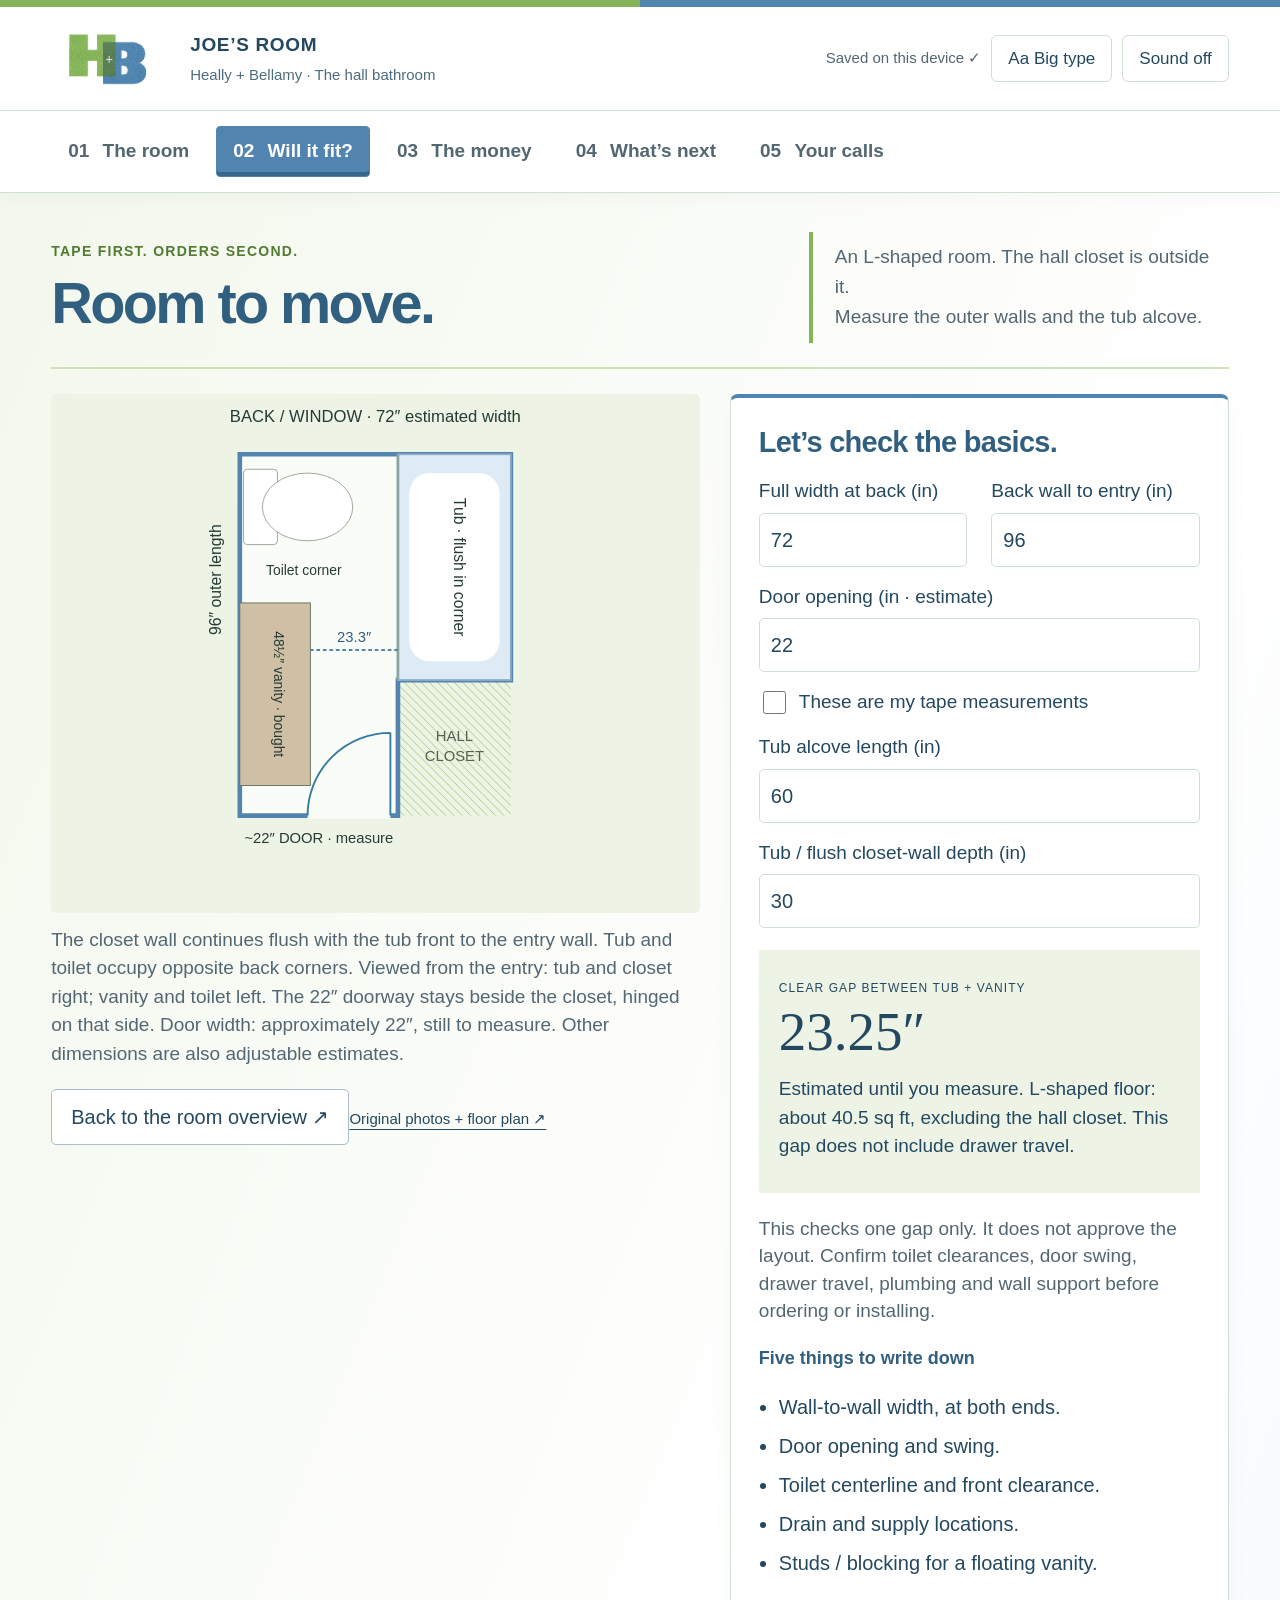
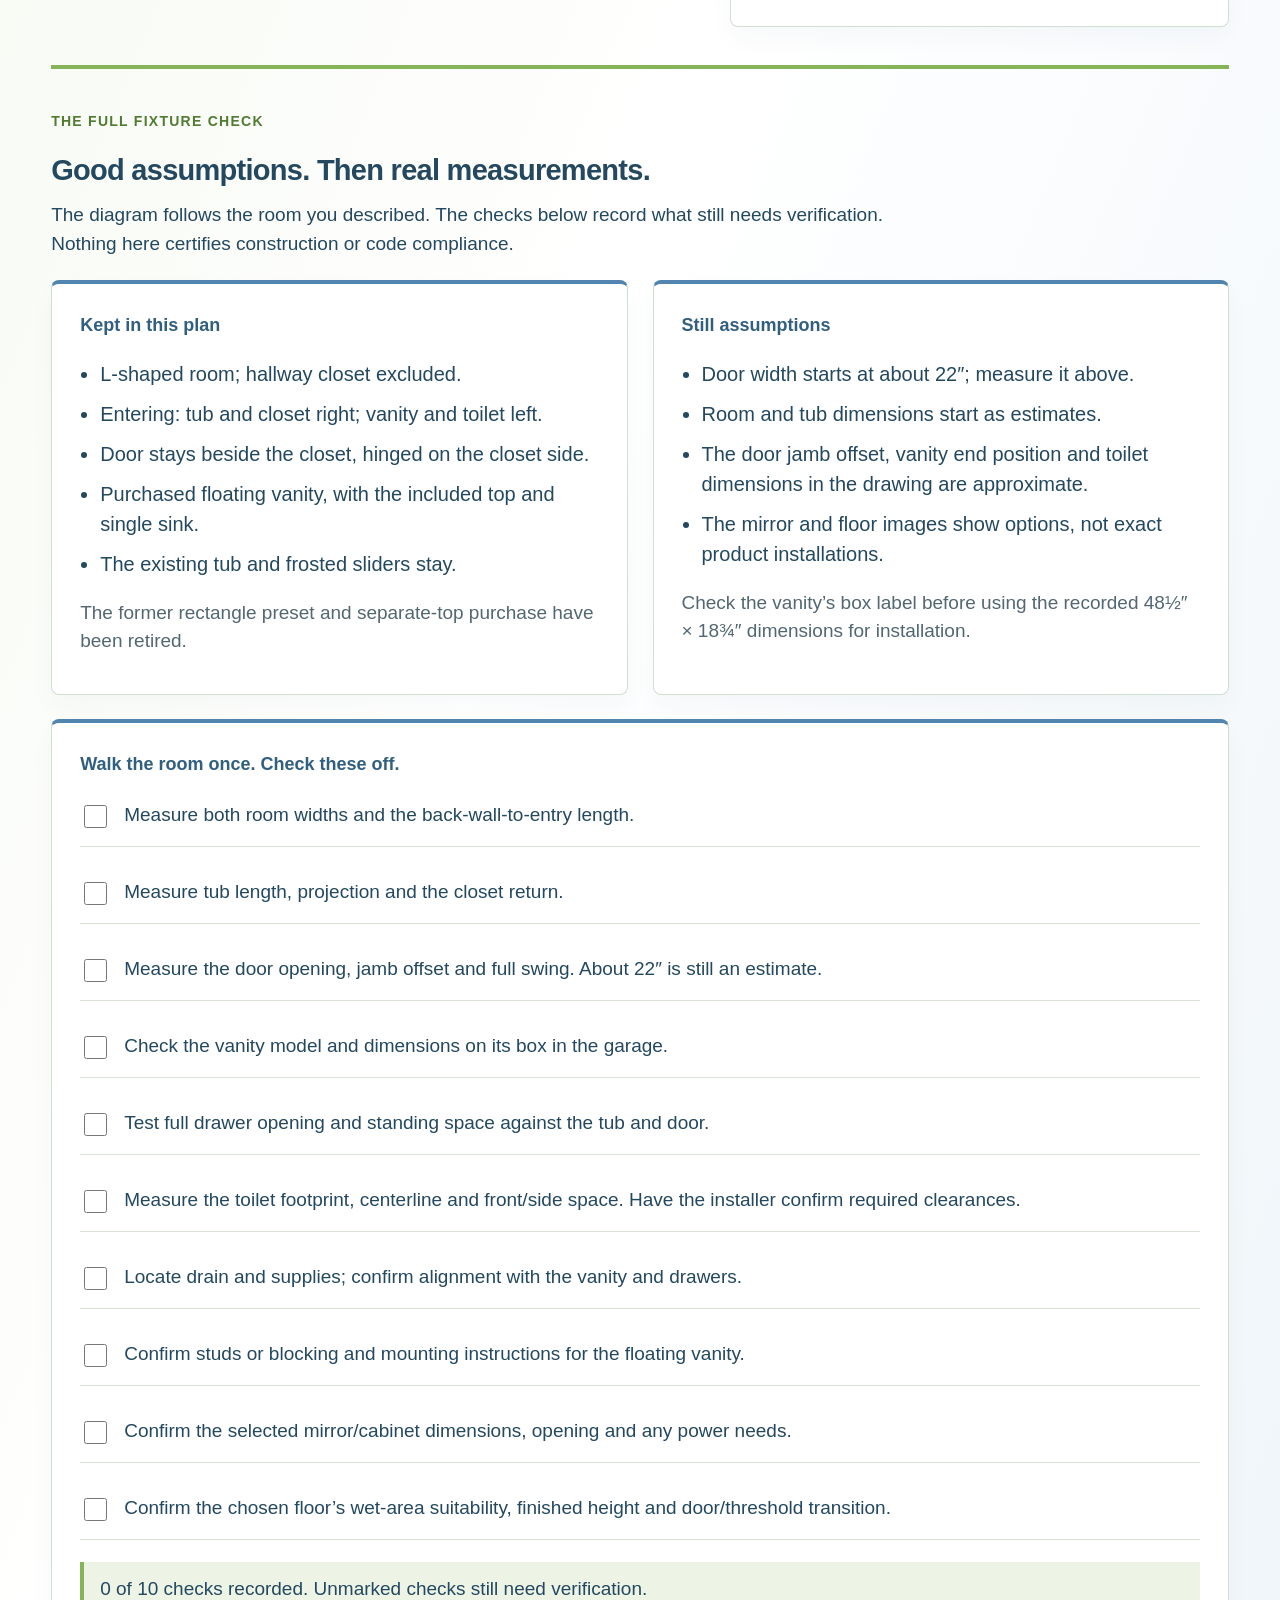
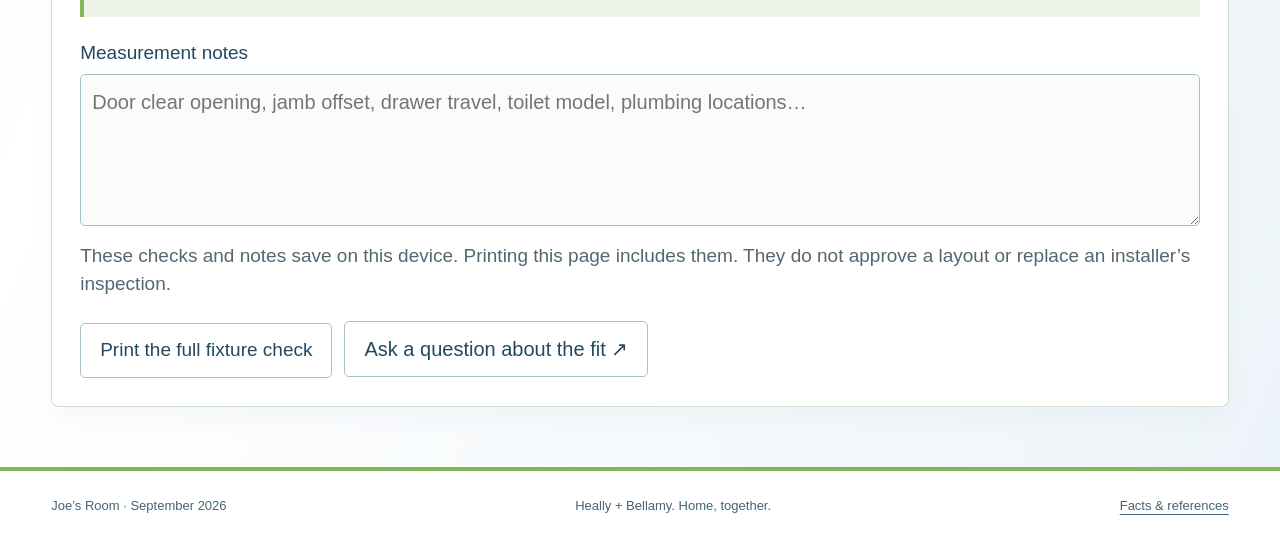
<file: fixture-planner.html>
<!doctype html>
<html lang="en"><head><meta charset="utf-8"><meta name="viewport" content="width=device-width,initial-scale=1"><meta name="theme-color" content="#5185af"><title>Joe’s Room · Full fixture planner</title><link rel="stylesheet" href="studio.css?v=20260907-7"><script>if(!location.hash)location.replace(location.pathname+"#fit");</script></head>
<body class="big"><a class="skip" href="#main">Skip to room</a>
<header><a class="brand" href="index.html"><span class="monogram"><img src="assets/heally-bellamy-wedding.jpg" alt="Heally + Bellamy · original wedding mark"></span><span>JOE’S ROOM<small>Heally + Bellamy · The hall bathroom</small></span></a><div class="tools"><span id="saved" role="status">Saved on this device</span><button id="big" aria-pressed="true">Aa <span>Big type</span></button><button id="sound" aria-pressed="false">Sound off</button></div></header>
<nav aria-label="Studio"><button data-tab="room" class="active" aria-current="page">01 <span>The room</span></button><button data-tab="fit">02 <span>Will it fit?</span></button><button data-tab="money">03 <span>The money</span></button><button data-tab="build">04 <span>What’s next</span></button><button data-tab="notes">05 <span>Your calls</span></button></nav>
<main id="main">
<section id="room" class="panel"><div class="sectionhead"><div><p class="eyebrow">OUR HOUSE. YOUR GOOD EYE.</p><h1>Joe, let’s<br><em>get this right.</em></h1></div><p class="intro">The vanity is in the garage.<br>The tub stays. The door stays.<br>Let’s choose the rest.</p></div>
<div class="studio"><div class="visual"><div class="viewbar"><div><button class="selected" data-view="vanity">Vanity wall</button><button data-view="tub">Tub wall</button><button data-view="3d">Walk around</button></div><button id="reveal">Evening light ↗</button></div>
<div id="picture" class="picture"><img id="after" src="assets/style_greige_chrome.jpg" alt="AI concept of Joe’s bathroom with warm greige paint and chrome fixtures"><svg id="floorPreview" viewBox="0 0 1400 1045" preserveAspectRatio="xMidYMid slice" aria-label="Selected floor material preview" style="display:none"></svg><div id="beforeclip"><img id="before" src="assets/hall_vanity.jpg" alt="Joe’s actual pink bathroom before remodeling"></div><div id="divider"></div><span class="cornerlabel left">NOW</span><span class="cornerlabel right">POSSIBLE</span><div id="glow"></div></div>
<div id="walk" hidden><iframe title="Explore Joe’s room in three dimensions" data-src="room3d.html"></iframe></div>
<label class="compare" id="compareLabel"><span>Slide to see the change</span><input id="compare" type="range" min="0" max="100" value="0" aria-label="Amount of original room to show"><span id="compareValue">All possibility</span></label>
<p class="caption" id="photoCaption">Real room photo + AI design concept. Finish preview, not a measured construction drawing.</p>
</div><aside class="choices"><p class="eyebrow">THE CHOICES STILL OPEN</p><h2>See it. Choose it.</h2><fieldset><legend>Paint above the tile</legend><div class="swatches"><button data-wall="white" aria-pressed="false"><i style="background:#f2eee5"></i>Warm white</button><button data-wall="greige" aria-pressed="true"><i style="background:#c6bdaf"></i>Soft greige</button><button data-wall="sage" aria-pressed="false"><i style="background:#a5b5a0"></i>Quiet sage</button></div></fieldset>
<fieldset><legend>Accent metal</legend><div class="seg"><button data-metal="chrome" aria-pressed="true">Chrome</button><button data-metal="brass" aria-pressed="false">Brass accent</button></div><p class="hint">Your faucet stays chrome. Concept images show a broader metal treatment than a single accent.</p></fieldset>
<label>Floor, shown right here<select id="floor"><option value="keep">Keep the white tile</option><option value="stone">Stone-look tile</option><option value="oak">Oak-look flooring</option></select></label>
<label>Mirror, shown right here<select id="mirror"><option value="framed">Framed mirror</option><option value="lit">Backlit mirror</option><option value="cabinet">Medicine cabinet</option></select></label>
<div class="choice-summary"><span>THE PART YOU ALREADY CHOSE</span><p>48½″ floating oak vanity.<br><strong>Bought. In the garage.</strong><br>Included white top + single sink.<br>Reglaze the tub and pink tile.<br>Keep the frosted sliders.</p><a href="https://www.homedepot.com/p/300851618" target="_blank" rel="noopener">Check the Domani Stella ↗</a></div>
<button class="primary" id="pin">Keep this combination ♡</button><p id="pinned" class="hint">Nothing is ordered when you make a choice.</p></aside></div>
<div class="room-footer"><p><strong>Restore, then refine.</strong> Let the tub and tile do another chapter.</p><button class="textbutton" data-go="fit">Next: make sure it fits →</button></div></section>
<section id="fit" class="panel" hidden><div class="sectionhead"><div><p class="eyebrow">TAPE FIRST. ORDERS SECOND.</p><h1>Room to move.</h1></div><p class="intro">An L-shaped room. The hall closet is outside it.<br>Measure the outer walls and the tub alcove.</p></div><div class="split"><div class="plan-wrap"><svg id="plan" viewBox="0 0 700 560" role="img" aria-label="L-shaped bathroom plan with hall closet excluded and tub flush in the back corner"></svg><p class="caption">The closet wall continues flush with the tub front to the entry wall. Tub and toilet occupy opposite back corners. Viewed from the entry: tub and closet right; vanity and toilet left. The 22″ doorway stays beside the closet, hinged on that side. Door width: approximately 22″, still to measure. Other dimensions are also adjustable estimates.</p><a class="secondary" href="index.html#fit">Back to the room overview ↗</a><a class="textbutton" href="floorplan.html">Original photos + floor plan ↗</a></div><aside class="sheet"><h2>Let’s check the basics.</h2><div class="two"><label>Full width at back (in)<input id="width" type="number" min="40" max="180" step="0.25"></label><label>Back wall to entry (in)<input id="length" type="number" min="60" max="240" step="0.25"></label></div><label>Door opening (in · estimate)<input id="doorWidth" type="number" min="18" max="42" step="0.5"></label><label class="check"><input id="measured" type="checkbox">These are my tape measurements</label><label>Tub alcove length (in)<input id="tubLength" type="number" min="40" max="100" step="0.25"></label><label>Tub / flush closet-wall depth (in)<input id="tubDepth" type="number" min="20" max="48" step="0.25"></label><div class="fit-result"><span>CLEAR GAP BETWEEN TUB + VANITY</span><strong id="gap"></strong><p id="fitNote"></p></div><p class="hint">This checks one gap only. It does not approve the layout. Confirm toilet clearances, door swing, drawer travel, plumbing and wall support before ordering or installing.</p><div class="measurelist"><h3>Five things to write down</h3><ul><li>Wall-to-wall width, at both ends.</li><li>Door opening and swing.</li><li>Toilet centerline and front clearance.</li><li>Drain and supply locations.</li><li>Studs / blocking for a floating vanity.</li></ul></div></aside></div><div class="fixture-audit"><p class="eyebrow">THE FULL FIXTURE CHECK</p><h2>Good assumptions. Then real measurements.</h2><p>The diagram follows the room you described. The checks below record what still needs verification. Nothing here certifies construction or code compliance.</p><div class="audit-columns"><div class="sheet"><h3>Kept in this plan</h3><ul><li>L-shaped room; hallway closet excluded.</li><li>Entering: tub and closet right; vanity and toilet left.</li><li>Door stays beside the closet, hinged on the closet side.</li><li>Purchased floating vanity, with the included top and single sink.</li><li>The existing tub and frosted sliders stay.</li></ul><p class="hint">The former rectangle preset and separate-top purchase have been retired.</p></div><div class="sheet"><h3>Still assumptions</h3><ul><li>Door width starts at about 22″; measure it above.</li><li>Room and tub dimensions start as estimates.</li><li>The door jamb offset, vanity end position and toilet dimensions in the drawing are approximate.</li><li>The mirror and floor images show options, not exact product installations.</li></ul><p class="hint">Check the vanity’s box label before using the recorded 48½″ × 18¾″ dimensions for installation.</p></div></div><div class="sheet audit-checks"><h3>Walk the room once. Check these off.</h3><div id="fixtureChecks"></div><p id="fixtureCheckStatus" class="quote-warning" role="status"></p><label>Measurement notes<textarea id="fixtureMeasurementNotes" rows="4" placeholder="Door clear opening, jamb offset, drawer travel, toilet model, plumbing locations…"></textarea></label><p class="hint">These checks and notes save on this device. Printing this page includes them. They do not approve a layout or replace an installer’s inspection.</p><button id="fixturePrint" class="secondary">Print the full fixture check</button><a class="secondary" href="index.html#notes">Ask a question about the fit ↗</a></div></div></section>
<section id="money" class="panel" hidden><div class="sectionhead"><div><p class="eyebrow">THE PLAN, IN DOLLARS.</p><h1>What’s paid.<br><em>What’s left.</em></h1></div><p class="intro">Start with allowances. Replace them with quotes.<br>Mark paid only when it’s actually paid.</p></div><div class="finish-budget"><div class="budget-picture"><img id="budgetPhoto" alt="Your selected mirror, paint and metal"><svg id="budgetFloor" viewBox="0 0 1400 1045" preserveAspectRatio="xMidYMid slice" style="display:none" aria-label="Selected floor"></svg></div><div><p class="eyebrow">YOUR CHOICES, IN THIS BUDGET</p><h2 id="budgetFinishTitle">The finish plan</h2><div id="finishExplanations"></div><p id="finishQuoteWarning" class="quote-warning" role="status"></p></div></div><div class="budget-top"><div><label>My total project ceiling<input id="ceiling" type="number" min="0" step="50"></label></div><div><span>PLAN + RESERVE</span><strong id="total"></strong></div><div><span>STILL TO PAY</span><strong id="remaining"></strong></div><div><span id="headroomLabel">ROOM LEFT</span><strong id="headroom"></strong></div></div><div class="budgetbar"><div id="budgetFill"></div></div><div id="costs"></div><div class="two moneybottom"><label>Reserve for the unknown (%)<input id="reserve" type="number" min="0" max="50" step="1"></label><div><p id="budgetNote"></p><p class="hint">Starting amounts are editable planning allowances, not current retailer prices or contractor quotes. Include tax and delivery in your quotes. Top + sink are included in the selected vanity; no second top is charged here.</p></div></div><button class="secondary" id="printBudget">Print the decision sheet</button></section>
<section id="build" class="panel" hidden><div class="sectionhead"><div><p class="eyebrow">ONE CLEAR NEXT STEP.</p><h1>Good work.<br><em>In the right order.</em></h1></div><div class="progress-summary"><strong id="doneCount">0 / 6</strong><span>steps checked</span></div></div><div class="next-action" id="nextAction"></div><div id="steps"></div><div class="two"><div class="sheet"><h2>Before choosing a reglazer</h2><ul><li>What exactly is included: tub, wet walls, other tile?</li><li>How are repairs, preparation and ventilation handled?</li><li>Which coating system, written warranty and exclusions?</li><li>When can the room be entered, touched and used?</li><li>What cleaners, mats and accessories are allowed?</li><li>Who protects the house, removes waste and handles callbacks?</li></ul><p class="hint">Get the installer’s written cure and aftercare instructions. A universal countdown cannot replace them.</p></div><div class="sheet"><h2>Keep the working tools.</h2><p>Your quote tracker, detailed checklists and original planner are still here.</p><a class="secondary" href="build.html">Open the detailed Build Book ↗</a><a class="secondary" href="index.html#fit">Back to the room overview ↗</a><p class="hint">This new checklist is separate from the detailed Build Book. Both save on this browser.</p></div></div></section>
<section id="notes" class="panel" hidden><div class="sectionhead"><div><p class="eyebrow">JOE’S DECISIONS.</p><h1>Keep this.<br><em>Change that.</em></h1></div><p class="intro">What works? What doesn’t?<br>Leave yourself a note for later.</p></div><div class="two"><div class="sheet"><label>What I like<textarea id="likes" rows="4" placeholder="The warm paint. Keeping the original tub…"></textarea></label><label>What needs changing<textarea id="changes" rows="4" placeholder="The mirror, the light, the price…"></textarea></label><label>Ask about your room<textarea id="questions" rows="4" placeholder="Will this mirror need wiring? Is the new floor in my budget?"></textarea></label><div class="plan-support"><p class="eyebrow">A LITTLE HELP, RIGHT HERE</p><button id="answerQuestion" class="primary">Help me with this</button><p class="hint">The built-in guide uses this room and your current choices. It can explain the plan; it cannot inspect the room or obtain live quotes.</p><div id="questionAnswer" aria-live="polite"></div><a id="supportLink" class="secondary" href="mailto:gbellamy@gmail.com">Ask Gordon + Astra for more help ↗</a><p class="hint">Opens an email draft with your question and choices. Nothing is sent automatically.</p></div></div><div class="sheet"><h2>Take your decisions with you.</h2><p>Notes and choices save in this browser. Download a copy to keep a backup or move to another device.</p><button class="primary" id="export">Download my decisions</button><label class="importlabel">Restore a saved decision file<input id="import" type="file" accept="application/json,.json"></label><button class="secondary" id="print">Print my plan</button><p id="importStatus" role="status"></p><div class="love"><img class="wedding-signature" src="assets/heally-bellamy-wedding.jpg" alt="Our original Heally + Bellamy wedding logo"><p>Still making<br>a home together.</p><small>Made for you, Joe. With love, Gordon.</small></div></div></div></section>
</main><footer><span>Joe’s Room · September 2026</span><span>Heally + Bellamy. Home, together.</span><a href="sources.html">Facts & references</a></footer><div id="toast" role="status"></div><script src="room-geometry.js"></script><script src="studio.js?v=20260907-7"></script><script src="fixture-checks.js?v=20260907-7"></script></body></html>
</file>
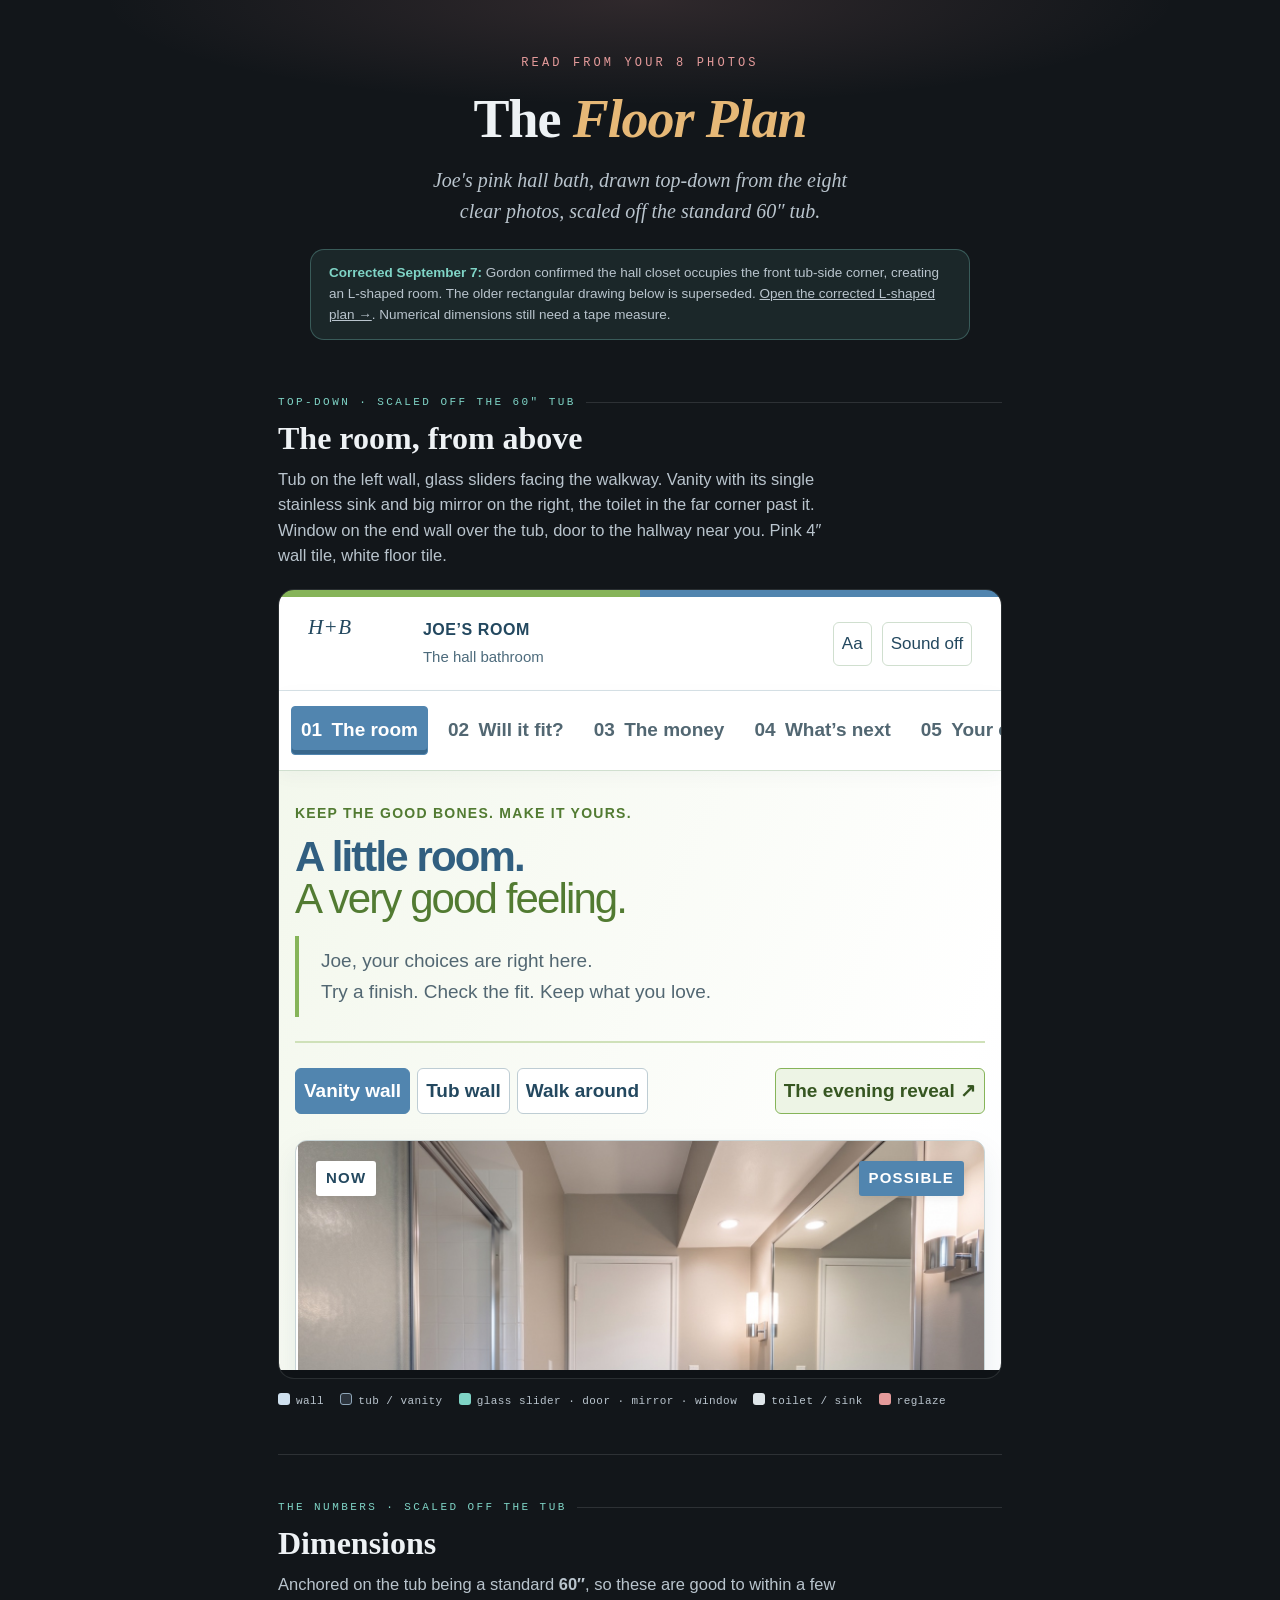
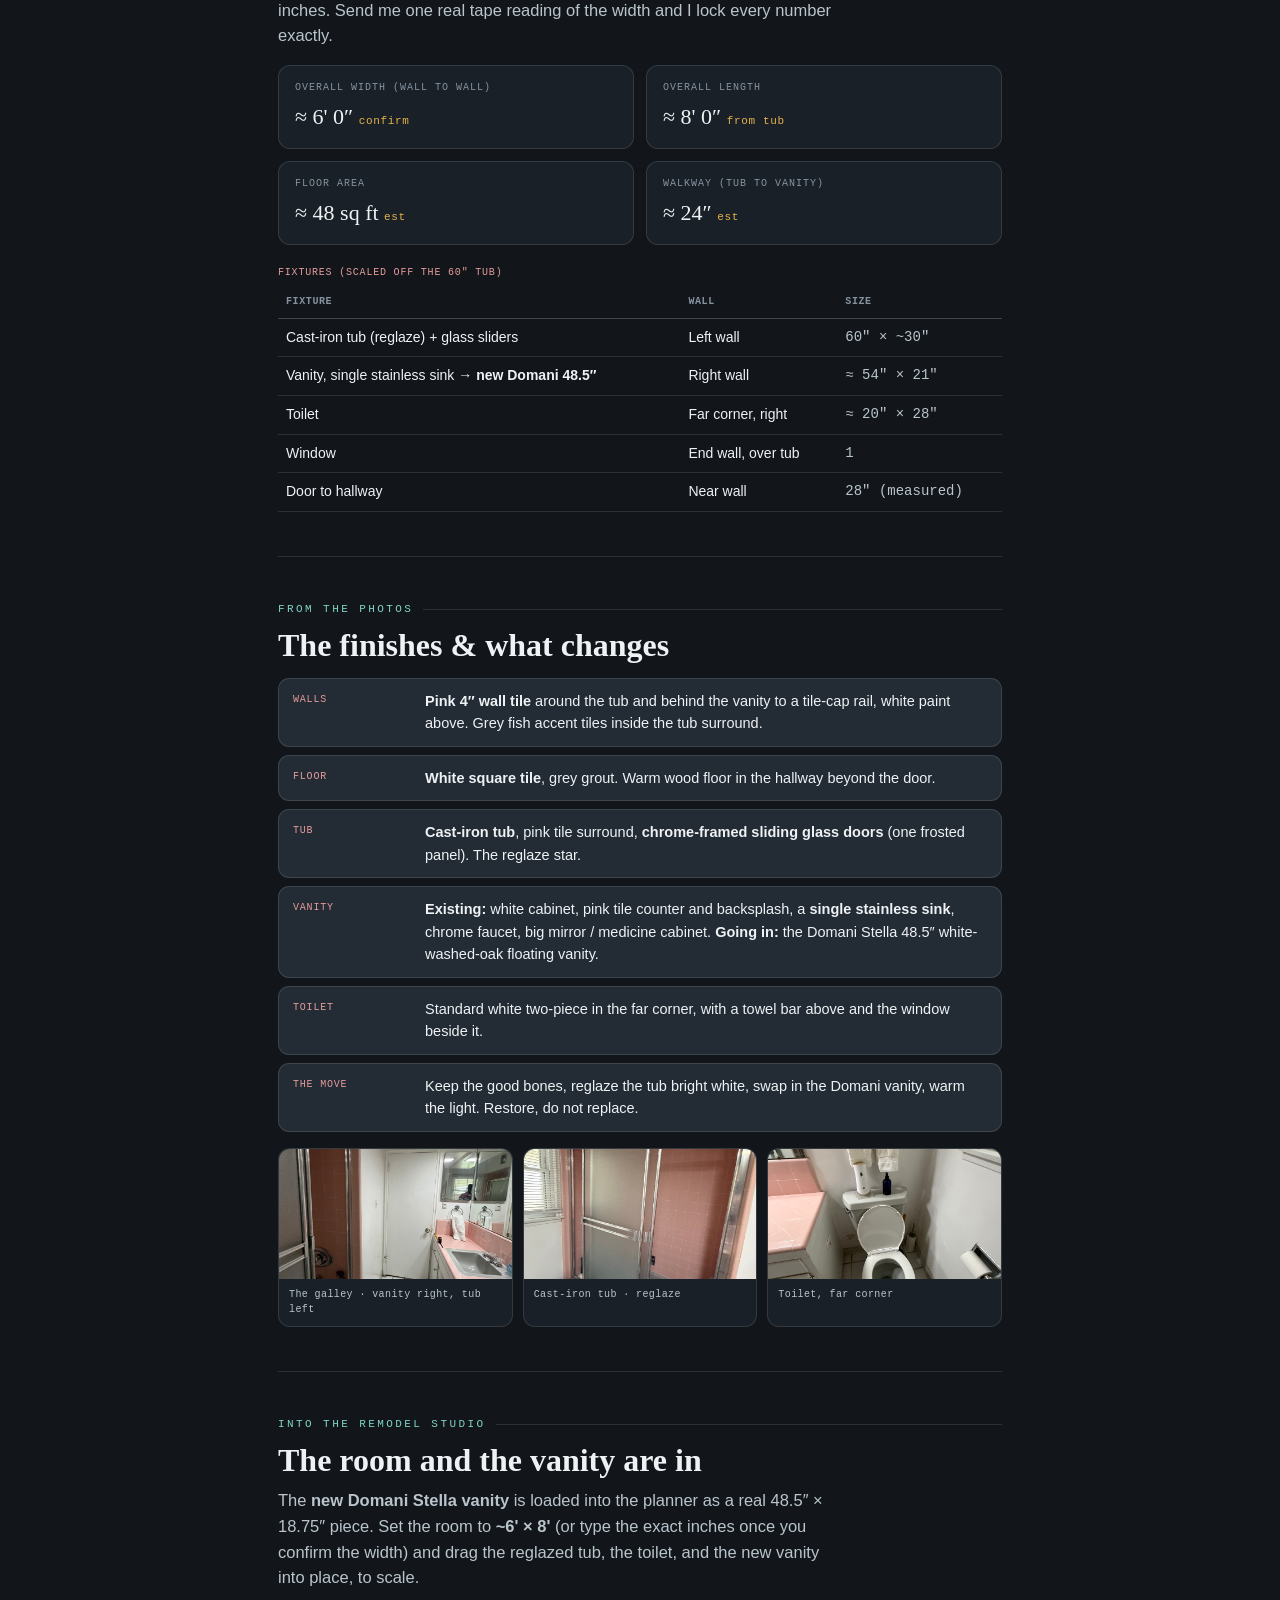
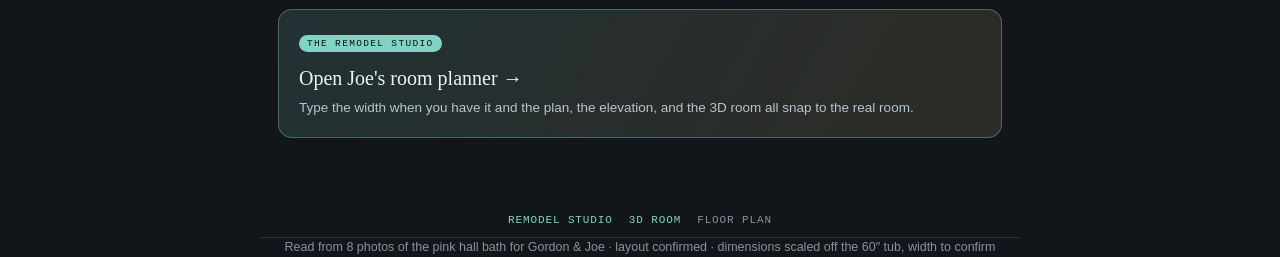
<file: floorplan.html>
<!DOCTYPE html>
<html lang="en"><head>
<meta charset="UTF-8">
<meta name="viewport" content="width=device-width, initial-scale=1, viewport-fit=cover">
<meta name="theme-color" content="#12161a">
<title>Floor Plan · Joe's Pink Hall Bath</title>
<style>
  :root{
    --serif:"Iowan Old Style","Palatino Linotype",Palatino,Georgia,serif;
    --body:-apple-system,BlinkMacSystemFont,"Segoe UI","Helvetica Neue",Arial,sans-serif;
    --mono:ui-monospace,"SF Mono",Menlo,Consolas,monospace;
    --ground:#12161a; --ground-2:#1a2027; --ground-3:#232b34; --ink:#eef2f5; --ink-soft:#b9c4cd; --ink-faint:#8593a0;
    --spa:#7fd4c6; --gold:#e6b877; --rose:#e59b9b; --pink:#f3d9d9;
    --line:rgba(238,242,245,0.12); --line2:rgba(238,242,245,0.22);
    --warn:#e6b24a;
    --wall:#cfe0ee; --fix:#2b333c; --fixln:#8fa6b8; --dim:#8593a0;
  }
  *{box-sizing:border-box}
  html{-webkit-text-size-adjust:100%}
  body{margin:0;background:var(--ground);color:var(--ink);font-family:var(--body);font-size:17px;line-height:1.55;-webkit-font-smoothing:antialiased;overflow-x:hidden}
  .wrap{max-width:760px;margin:0 auto;padding:0 18px}
  h1,h2,h3{font-family:var(--serif);font-weight:600;line-height:1.12;margin:0;text-wrap:balance}
  p{max-width:62ch}
  .eyebrow{font-family:var(--mono);font-size:11px;letter-spacing:0.22em;text-transform:uppercase;color:var(--spa);display:flex;align-items:center;gap:10px}
  .eyebrow::after{content:"";flex:1;height:1px;background:var(--line)}
  header.hero{padding:54px 18px 10px;text-align:center;background:radial-gradient(ellipse 70% 50% at 50% 0,rgba(229,155,155,0.14),transparent 60%)}
  header .kick{font-family:var(--mono);font-size:12px;letter-spacing:0.26em;text-transform:uppercase;color:var(--rose);margin-bottom:16px}
  header h1{font-size:clamp(32px,8vw,54px);letter-spacing:-0.02em}
  header h1 em{font-style:italic;color:var(--gold)}
  header .sub{font-family:var(--serif);font-style:italic;font-size:clamp(16px,2.4vw,20px);color:var(--ink-soft);margin:16px auto 0;max-width:44ch}
  .estbanner{max-width:660px;margin:22px auto 0;background:rgba(127,212,198,0.09);border:1px solid rgba(127,212,198,0.3);border-radius:14px;padding:13px 18px;font-size:13.5px;color:var(--ink-soft);text-align:left}
  .estbanner b{color:var(--spa)}
  .estbanner .w{color:var(--warn)}
  section.mv{padding:44px 0;border-top:1px solid var(--line)}
  .mv h2{font-size:clamp(23px,5vw,32px);margin-top:10px}
  .mv .lede{color:var(--ink-soft);font-size:16.5px;margin-top:10px}
  .planwrap{margin-top:20px;border-radius:16px;overflow:hidden;background:#0e1216;border:1px solid var(--line)}
  #plan{display:block;width:100%;height:auto}
  .legend{display:flex;flex-wrap:wrap;gap:8px 16px;margin-top:14px;font-family:var(--mono);font-size:11px;letter-spacing:0.04em;color:var(--ink-soft)}
  .legend i{display:inline-block;width:12px;height:12px;border-radius:3px;margin-right:6px;vertical-align:-1px}
  .grid2{display:grid;grid-template-columns:1fr 1fr;gap:12px;margin-top:16px}
  .kv{background:var(--ground-2);border:1px solid var(--line);border-radius:12px;padding:14px 16px}
  .kv .k{font-family:var(--mono);font-size:10px;letter-spacing:0.1em;text-transform:uppercase;color:var(--ink-faint)}
  .kv .v{font-family:var(--serif);font-size:22px;margin-top:4px}
  .kv .v small{font-family:var(--mono);font-size:11px;color:var(--warn);letter-spacing:0.06em}
  table.spec{width:100%;border-collapse:collapse;margin-top:14px;font-size:14px}
  table.spec th{text-align:left;padding:8px 8px;border-bottom:1px solid var(--line2);font-family:var(--mono);font-size:10px;letter-spacing:0.06em;text-transform:uppercase;color:var(--ink-faint)}
  table.spec td{padding:8px 8px;border-bottom:1px solid var(--line);vertical-align:top}
  table.spec td.num{font-family:var(--mono);font-variant-numeric:tabular-nums;white-space:nowrap;color:var(--ink-soft)}
  .detlist{margin-top:14px;display:flex;flex-direction:column;gap:8px}
  .det{display:grid;grid-template-columns:120px 1fr;gap:12px;padding:11px 14px;background:var(--ground-3);border:1px solid var(--line);border-radius:11px;font-size:14.5px}
  .det .l{font-family:var(--mono);font-size:10px;letter-spacing:0.08em;text-transform:uppercase;color:var(--rose);padding-top:2px}
  .frames{display:grid;grid-template-columns:1fr 1fr 1fr;gap:10px;margin-top:16px}
  .frames figure{margin:0;border-radius:12px;overflow:hidden;background:var(--ground-2);border:1px solid var(--line)}
  .frames img{display:block;width:100%;height:130px;object-fit:cover}
  .frames figcaption{padding:8px 10px;font-family:var(--mono);font-size:10px;letter-spacing:0.04em;color:var(--ink-soft)}
  .cta{display:block;margin-top:18px;text-decoration:none;color:var(--ink);border-radius:14px;padding:18px 20px;background:linear-gradient(120deg,rgba(127,212,198,0.15),rgba(230,184,119,0.13));border:1px solid rgba(127,212,198,0.35)}
  .cta .k{font-family:var(--mono);font-size:9.5px;letter-spacing:0.14em;text-transform:uppercase;color:#0d1114;background:var(--spa);padding:3px 8px;border-radius:20px}
  .cta .t{display:block;font-family:var(--serif);font-size:20px;margin-top:9px}
  .cta .d{display:block;font-size:13.5px;color:var(--ink-soft);margin-top:4px}
  nav.foot{display:flex;gap:16px;justify-content:center;flex-wrap:wrap;margin:30px 0 8px;font-family:var(--mono);font-size:11px;letter-spacing:0.08em;text-transform:uppercase}
  nav.foot a{color:var(--spa);text-decoration:none}
  footer{border-top:1px solid var(--line);padding:24px 0 60px;text-align:center;color:var(--ink-faint);font-size:12.5px}
  @media(max-width:520px){.grid2{grid-template-columns:1fr}.det{grid-template-columns:1fr}.frames{grid-template-columns:1fr}.frames img{height:180px}}
  @media (prefers-reduced-motion:reduce){*{transition:none!important}}
  @media(max-width:640px){body{font-size:18.5px;line-height:1.6}.wrap p,.lede{max-width:100%}}
</style>
</head>
<body>
<header class="hero">
  <div class="kick">Read from your 8 photos</div>
  <h1>The <em>Floor Plan</em></h1>
  <p class="sub">Joe's pink hall bath, drawn top-down from the eight clear photos, scaled off the standard 60&Prime; tub.</p>
  <div class="estbanner"><b>Corrected September 7:</b> Gordon confirmed the hall closet occupies the front tub-side corner, creating an L-shaped room. The older rectangular drawing below is superseded. <a href="index.html#fit" style="color:inherit">Open the corrected L-shaped plan →</a>. Numerical dimensions still need a tape measure.</div>
</header>

<main class="wrap">
  <section class="mv" style="border-top:none">
    <div class="eyebrow">Top-down · scaled off the 60&Prime; tub</div>
    <h2>The room, from above</h2>
    <p class="lede">Tub on the left wall, glass sliders facing the walkway. Vanity with its single stainless sink and big mirror on the right, the toilet in the far corner past it. Window on the end wall over the tub, door to the hallway near you. Pink 4&Prime; wall tile, white floor tile.</p>
    <div class="planwrap"><iframe src="index.html#fit" title="Corrected L-shaped plan" style="width:100%;height:780px;border:0"></iframe>
    </div>
    <div class="legend">
      <span><i style="background:#cfe0ee"></i>wall</span>
      <span><i style="background:#2b333c;border:1px solid #8fa6b8"></i>tub / vanity</span>
      <span><i style="background:#7fd4c6"></i>glass slider · door · mirror · window</span>
      <span><i style="background:#dfe6ea"></i>toilet / sink</span>
      <span><i style="background:#e59b9b"></i>reglaze</span>
    </div>
  </section>

  <section class="mv">
    <div class="eyebrow">The numbers · scaled off the tub</div>
    <h2>Dimensions</h2>
    <p class="lede">Anchored on the tub being a standard <b>60&Prime;</b>, so these are good to within a few inches. Send me one real tape reading of the width and I lock every number exactly.</p>
    <div class="grid2">
      <div class="kv"><div class="k">Overall width (wall to wall)</div><div class="v">≈ 6&#39; 0&Prime; <small>confirm</small></div></div>
      <div class="kv"><div class="k">Overall length</div><div class="v">≈ 8&#39; 0&Prime; <small>from tub</small></div></div>
      <div class="kv"><div class="k">Floor area</div><div class="v">≈ 48 sq ft <small>est</small></div></div>
      <div class="kv"><div class="k">Walkway (tub to vanity)</div><div class="v">≈ 24&Prime; <small>est</small></div></div>
    </div>
    <table class="spec">
      <caption style="caption-side:top;text-align:left;font-family:var(--mono);font-size:10px;letter-spacing:0.08em;text-transform:uppercase;color:var(--rose);padding:6px 0">Fixtures (scaled off the 60&Prime; tub)</caption>
      <thead><tr><th>Fixture</th><th>Wall</th><th>Size</th></tr></thead>
      <tbody>
        <tr><td>Cast-iron tub (reglaze) + glass sliders</td><td>Left wall</td><td class="num">60&Prime; × ~30&Prime;</td></tr>
        <tr><td>Vanity, single stainless sink → <b>new Domani 48.5&Prime;</b></td><td>Right wall</td><td class="num">≈ 54&Prime; × 21&Prime;</td></tr>
        <tr><td>Toilet</td><td>Far corner, right</td><td class="num">≈ 20&Prime; × 28&Prime;</td></tr>
        <tr><td>Window</td><td>End wall, over tub</td><td class="num">1</td></tr>
        <tr><td>Door to hallway</td><td>Near wall</td><td class="num">28&Prime; (measured)</td></tr>
      </tbody>
    </table>
  </section>

  <section class="mv">
    <div class="eyebrow">From the photos</div>
    <h2>The finishes &amp; what changes</h2>
    <div class="detlist">
      <div class="det"><div class="l">Walls</div><div><b>Pink 4&Prime; wall tile</b> around the tub and behind the vanity to a tile-cap rail, white paint above. Grey fish accent tiles inside the tub surround.</div></div>
      <div class="det"><div class="l">Floor</div><div><b>White square tile</b>, grey grout. Warm wood floor in the hallway beyond the door.</div></div>
      <div class="det"><div class="l">Tub</div><div><b>Cast-iron tub</b>, pink tile surround, <b>chrome-framed sliding glass doors</b> (one frosted panel). The reglaze star.</div></div>
      <div class="det"><div class="l">Vanity</div><div><b>Existing:</b> white cabinet, pink tile counter and backsplash, a <b>single stainless sink</b>, chrome faucet, big mirror / medicine cabinet. <b>Going in:</b> the Domani Stella 48.5&Prime; white-washed-oak floating vanity.</div></div>
      <div class="det"><div class="l">Toilet</div><div>Standard white two-piece in the far corner, with a towel bar above and the window beside it.</div></div>
      <div class="det"><div class="l">The move</div><div>Keep the good bones, reglaze the tub bright white, swap in the Domani vanity, warm the light. Restore, do not replace.</div></div>
    </div>
    <div class="frames">
      <figure><img src="assets/hall_vanity.jpg" alt="Pink vanity with single sink, tub opposite"><figcaption>The galley · vanity right, tub left</figcaption></figure>
      <figure><img src="assets/hall_tub.jpg" alt="Cast-iron tub with sliding glass doors"><figcaption>Cast-iron tub · reglaze</figcaption></figure>
      <figure><img src="assets/hall_toilet.jpg" alt="Toilet beside the pink vanity"><figcaption>Toilet, far corner</figcaption></figure>
    </div>
  </section>

  <section class="mv">
    <div class="eyebrow">Into the remodel studio</div>
    <h2>The room and the vanity are in</h2>
    <p class="lede">The <b>new Domani Stella vanity</b> is loaded into the planner as a real 48.5&Prime; &times; 18.75&Prime; piece. Set the room to <b>~6&#39; &times; 8&#39;</b> (or type the exact inches once you confirm the width) and drag the reglazed tub, the toilet, and the new vanity into place, to scale.</p>
    <a class="cta" href="index.html"><span class="k">The remodel studio</span><span class="t">Open Joe's room planner &rarr;</span><span class="d">Type the width when you have it and the plan, the elevation, and the 3D room all snap to the real room.</span></a>
  </section>

  <nav class="foot">
    <a href="index.html">Remodel studio</a>
    <a href="room3d.html">3D room</a>
    <span style="color:var(--ink-faint)">Floor plan</span>
  </nav>
</main>
<footer class="wrap">Read from 8 photos of the pink hall bath for Gordon &amp; Joe · layout confirmed · dimensions scaled off the 60&Prime; tub, width to confirm</footer>
</body>
</html>
</file>
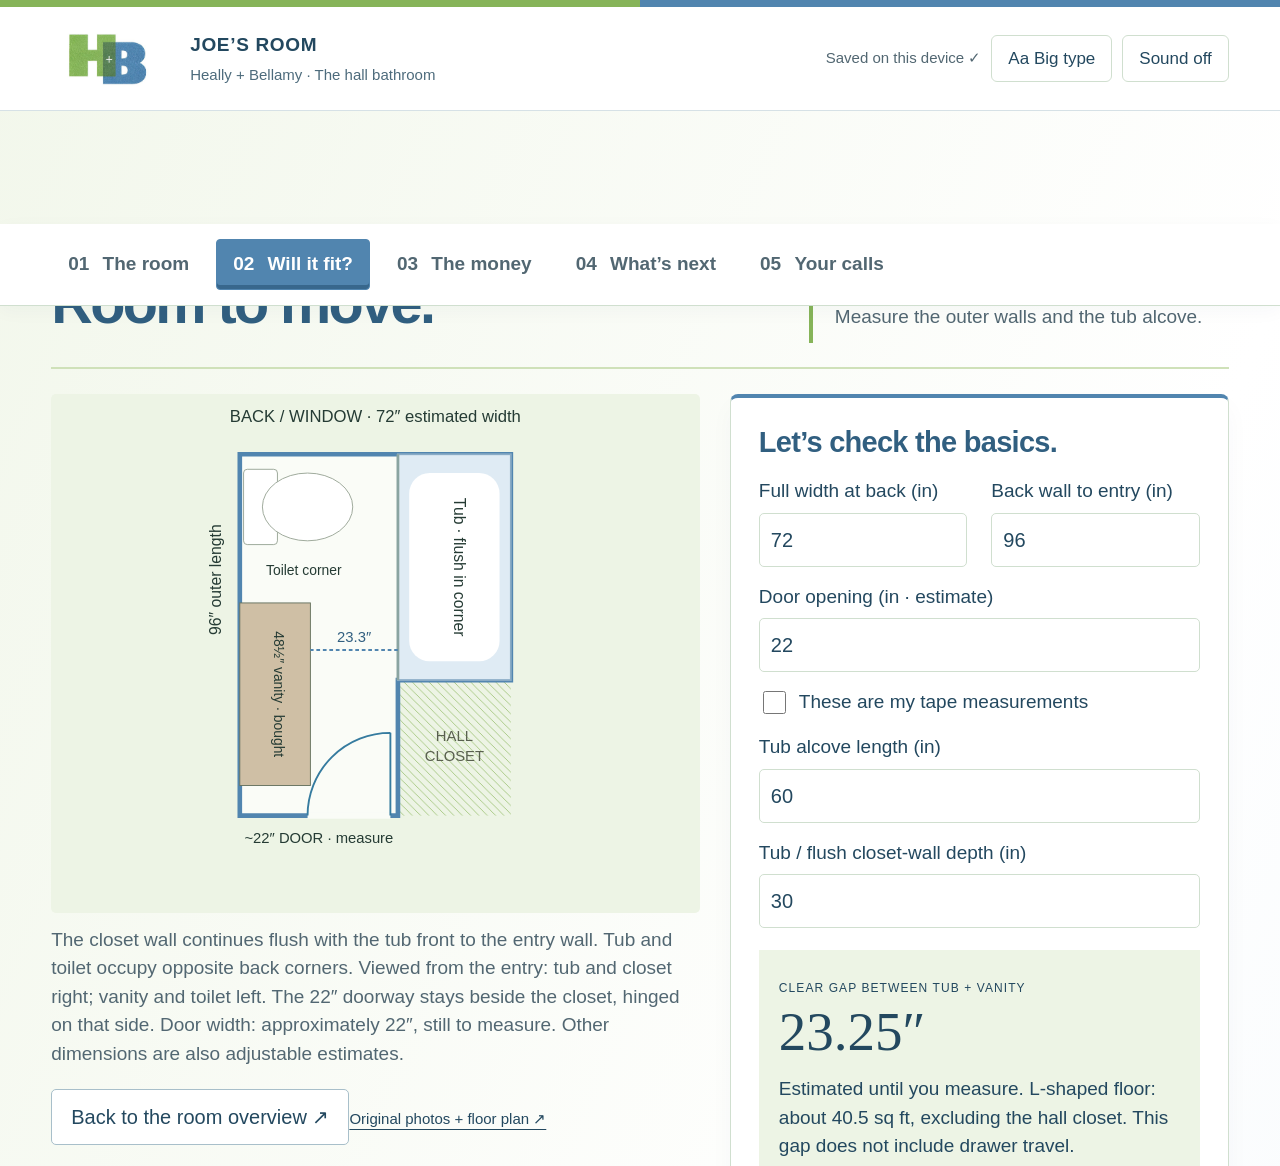
<file: legacy.html>
<!doctype html><html lang="en"><head><meta charset="utf-8"><meta name="viewport" content="width=device-width,initial-scale=1"><meta http-equiv="refresh" content="0;url=fixture-planner.html#fit"><title>Joe’s full fixture planner</title><link rel="stylesheet" href="studio.css?v=20260907-7"></head><body class="big"><main><h1>The corrected<br>fixture planner.</h1><p>The old estimates have been retired. Your room and finish choices carry over.</p><a class="primary" href="fixture-planner.html#fit">Open Joe’s full fixture planner →</a></main></body></html>
</file>
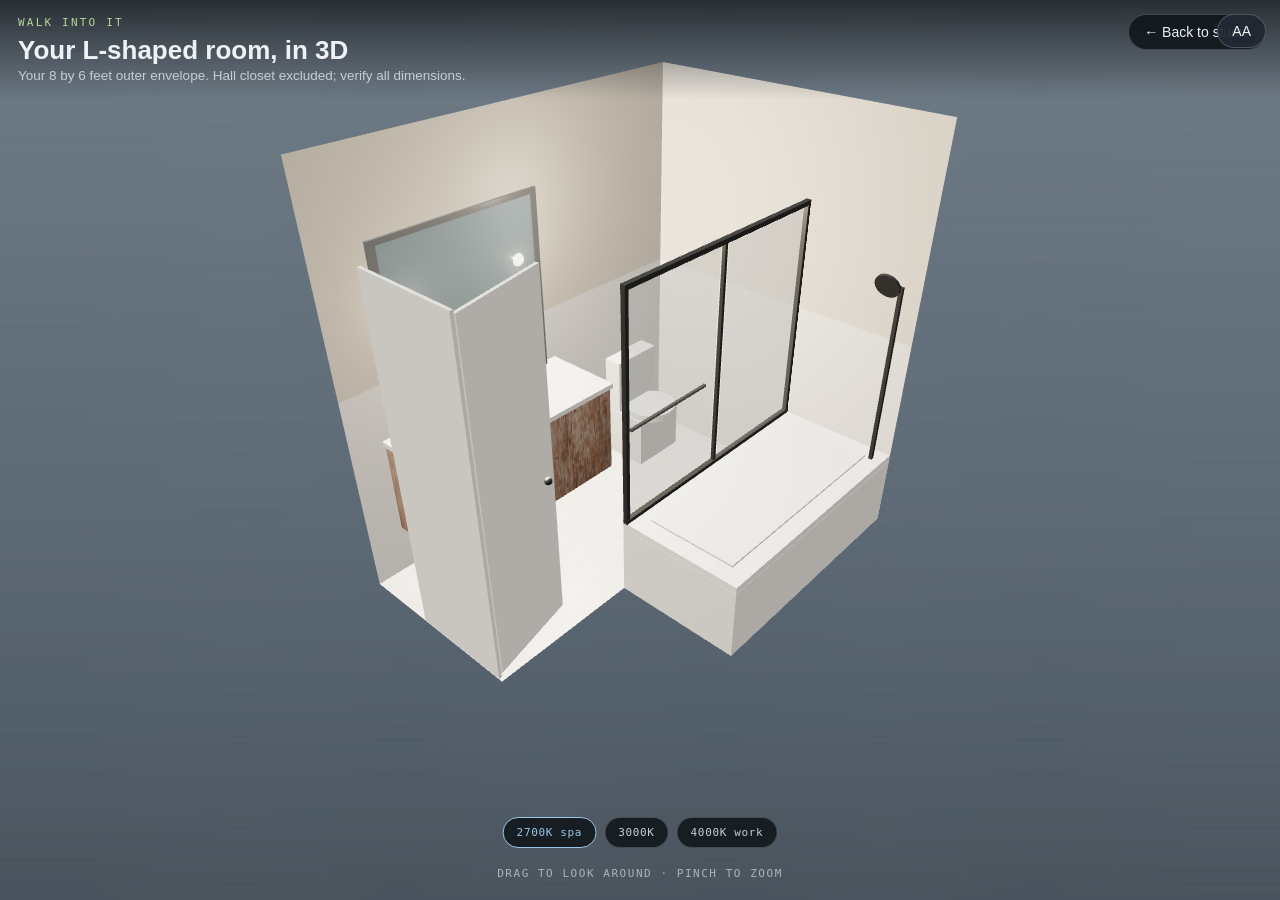
<file: room3d.html>
<!DOCTYPE html>
<html lang="en"><head>
<meta charset="UTF-8">
<meta name="viewport" content="width=device-width, initial-scale=1, viewport-fit=cover">
<meta name="theme-color" content="#12161a">
<title>Joe’s Room · 3D</title>
<style>
  :root{--serif:"Iowan Old Style","Palatino Linotype",Palatino,Georgia,serif;--body:-apple-system,BlinkMacSystemFont,"Segoe UI",Arial,sans-serif;--mono:ui-monospace,"SF Mono",Menlo,monospace;--spa:#b4d597;--gold:#9cc6e5;--ink:#eef2f5}
  *{box-sizing:border-box}
  html,body{margin:0;height:100%;background:#12161a;color:var(--ink);font-family:var(--body);overflow:hidden}
  #c{position:fixed;inset:0;display:block;touch-action:none}
  .ov{position:fixed;left:0;right:0;top:0;padding:16px 18px;pointer-events:none;z-index:5;
    background:linear-gradient(180deg,rgba(10,13,16,0.7),transparent)}
  .ov .kick{font-family:var(--mono);font-size:11px;letter-spacing:0.2em;text-transform:uppercase;color:var(--spa)}
  .ov h1{font-family:var(--body);font-weight:750;font-size:26px;margin:6px 0 2px}
  .ov .sub{font-size:13.5px;color:#c4ced6}
  .back{position:fixed;top:14px;right:14px;z-index:6;pointer-events:auto;background:rgba(15,20,24,0.85);border:1px solid rgba(238,242,245,0.22);border-radius:22px;padding:9px 15px;color:var(--ink);font:inherit;font-size:14px;text-decoration:none}
  .hint{position:fixed;left:0;right:0;bottom:20px;text-align:center;z-index:5;pointer-events:none;font-family:var(--mono);font-size:11px;letter-spacing:0.14em;text-transform:uppercase;color:rgba(238,242,245,0.6)}
  .tempbar{position:fixed;left:50%;transform:translateX(-50%);bottom:52px;z-index:6;display:flex;gap:8px;pointer-events:auto}
  .tempbar button{background:rgba(15,20,24,0.85);border:1px solid rgba(238,242,245,0.22);border-radius:18px;padding:8px 13px;color:#c4ced6;font-family:var(--mono);font-size:11px;letter-spacing:0.06em}
  .tempbar button.on{color:var(--gold);border-color:var(--gold)}
  .load{position:fixed;inset:0;display:flex;align-items:center;justify-content:center;z-index:8;background:#12161a;flex-direction:column;gap:14px;text-align:center;padding:24px}
  .load .r{font-family:var(--serif);font-style:italic;font-size:20px;color:#c4ced6;max-width:24ch}
  .load .s{width:44px;height:44px;border:3px solid rgba(127,212,198,0.25);border-top-color:var(--spa);border-radius:50%;animation:spin 1s linear infinite}
  @keyframes spin{to{transform:rotate(360deg)}}
  .err{max-width:30ch;font-size:15px;color:#c4ced6;line-height:1.5}
  @media(max-width:640px){body{font-size:18.5px;line-height:1.6}.wrap p,.lede{max-width:100%}}
</style>
</head>
<body>
<div class="load" id="load"><div class="s"></div><div class="r">Building your L-shaped room…</div></div>
<canvas id="c"></canvas>
<div class="ov"><div class="kick">Walk into it</div><h1>Your L-shaped room, in 3D</h1><div class="sub">Illustrative room model. Confirm measurements and fixture positions before building.</div></div>
<a class="back" href="index.html">&larr; Back to studio</a>
<div class="tempbar" id="tempbar"><button data-t="warm" class="on">2700K spa</button><button data-t="neutral">3000K</button><button data-t="work">4000K work</button></div>
<div class="hint">Drag to look around &middot; pinch to zoom</div>

<script src="vendor/three.min.js"></script>
<script src="vendor/OrbitControls.js"></script>
<script>
(function(){
  var load=document.getElementById('load');
  if(!window.THREE||!THREE.WebGLRenderer){load.innerHTML='<div class="err">This device could not start 3D. Everything else in the studio still works, tap Back to studio.</div><a class="back" href="index.html" style="position:static;pointer-events:auto">Back to studio</a>';return;}
  try{ start(); }catch(e){ load.innerHTML='<div class="err">3D hiccup on this device. The full studio still works, tap Back to studio.</div><a class="back" href="index.html" style="position:static;pointer-events:auto">Back to studio</a>'; }

  function start(){
  var canvas=document.getElementById('c');
  var renderer=new THREE.WebGLRenderer({canvas:canvas,antialias:true});
  renderer.setPixelRatio(Math.min(window.devicePixelRatio||1,2));
  renderer.setSize(innerWidth,innerHeight);
  renderer.outputEncoding=THREE.sRGBEncoding;
  renderer.toneMapping=THREE.ACESFilmicToneMapping;
  renderer.toneMappingExposure=1.12;

  var scene=new THREE.Scene();
  // soft warm gradient backdrop
  var bg=document.createElement('canvas');bg.width=8;bg.height=256;var bx=bg.getContext('2d');
  var gr=bx.createLinearGradient(0,0,0,256);gr.addColorStop(0,'#20272e');gr.addColorStop(0.55,'#191f25');gr.addColorStop(1,'#12161a');
  bx.fillStyle=gr;bx.fillRect(0,0,8,256);
  var bgt=new THREE.CanvasTexture(bg);scene.background=bgt;

  var camera=new THREE.PerspectiveCamera(54,innerWidth/innerHeight,0.1,200);
  camera.position.set(5.2,5,6.4);
  var controls=new THREE.OrbitControls(camera,renderer.domElement);
  controls.enableDamping=true;controls.dampingFactor=0.08;
  controls.target.set(-0.4,2,0);
  controls.minDistance=3.5;controls.maxDistance=15;
  controls.minPolarAngle=0.25;controls.maxPolarAngle=1.52;
  controls.enablePan=false;

  // ---- textures ----
  var loader=new THREE.TextureLoader();
  function wood(file,rx,ry){var t=loader.load(file);t.wrapS=t.wrapT=THREE.RepeatWrapping;t.repeat.set(rx,ry);t.encoding=THREE.sRGBEncoding;return t;}
  var floorTex=wood('assets/oak.jpg',0.7,0.28);
  var vanTex=wood('assets/oak.jpg',2,1);

  // ---- materials ----
  var mWhite=new THREE.MeshStandardMaterial({color:0xf1f4f5,roughness:0.82,metalness:0.02});
  var mWall=new THREE.MeshStandardMaterial({color:0xeef1f2,roughness:0.95,metalness:0.0});
  var mBasin=new THREE.MeshStandardMaterial({color:0xe4ebee,roughness:0.7,metalness:0.03});
  var mWood=new THREE.MeshStandardMaterial({map:vanTex,color:0xefe7db,roughness:0.72,metalness:0.05});
  var mFloor=new THREE.MeshStandardMaterial({map:floorTex,color:0xf0e6d6,roughness:0.84,metalness:0.04});
  var mChrome=new THREE.MeshStandardMaterial({color:0xdfeaf2,roughness:0.16,metalness:0.92});
  var mMirror=new THREE.MeshStandardMaterial({color:0x7695a6,roughness:0.24,metalness:0.18});
  var mTrim=new THREE.MeshStandardMaterial({color:0xd7e4ee,roughness:0.25,metalness:0.7});
  var mBrass=new THREE.MeshStandardMaterial({color:0xc69a5a,roughness:0.3,metalness:0.85});
  // reflect Joe's choices from the studio
  var CH={};try{CH=JSON.parse(localStorage.getItem('joe_reglaze_choices_v1')||'{}');}catch(e){}
  CH.shape='L';CH.ncorner='TR';CH.tubLength=CH.tubLength||60;CH.tubDepth=CH.tubDepth||30;CH.nw=(CH.B||96)-CH.tubLength;CH.nd=CH.tubDepth;CH.tubWall='w0';CH.vanWall='w4';CH.toiletWall='w4';CH.doorWall='w3';CH.sink='integrated';
  if(CH.wall){mWall.color.set(CH.wall);}
  function tileTexture(stone){var c=document.createElement('canvas');c.width=512;c.height=512;var ctx=c.getContext('2d');ctx.fillStyle=stone?'#817e75':'#f1f2ed';ctx.fillRect(0,0,512,512);ctx.strokeStyle=stone?'#bab6aa':'#bcc1ba';ctx.lineWidth=stone?3:5;var step=stone?256:128;for(var x=0;x<=512;x+=step){ctx.beginPath();ctx.moveTo(x,0);ctx.lineTo(x,512);ctx.stroke();}for(var y=0;y<=512;y+=step){ctx.beginPath();ctx.moveTo(0,y);ctx.lineTo(512,y);ctx.stroke();}if(stone){ctx.strokeStyle='#a4a094';ctx.lineWidth=1;for(var i=0;i<18;i++){ctx.beginPath();ctx.moveTo(i*31,0);ctx.bezierCurveTo(i*31-60,190,i*31+90,320,i*31-40,512);ctx.stroke();}}var tex=new THREE.CanvasTexture(c);tex.wrapS=tex.wrapT=THREE.RepeatWrapping;tex.repeat.set(0.45,0.45);return tex;}
  if(CH.floor==='stone'||CH.floor==='keep'){mFloor=new THREE.MeshStandardMaterial({map:tileTexture(CH.floor==='stone'),roughness:CH.floor==='stone'?0.83:0.32,metalness:0.02});}
  if(CH.mirror==='lit'){mMirror.emissive=new THREE.Color(0xffe6c2);mMirror.emissiveIntensity=0.42;}
  var mFrame=(CH.accent==='brass')?mBrass:mTrim;
  // room dimensions from Joe's planner (feet)
  var B_ft=(CH.B||96)/12, A_ft=(CH.A||72)/12, H_ft=(CH.ceil||96)/12, hx=B_ft/2, hz=A_ft/2;
  camera.position.set(hx*1.15,H_ft*0.6,hz+Math.max(3.2,B_ft*0.62));
  controls.target.set(-hx*0.08,H_ft*0.26,0);
  controls.maxDistance=Math.max(12,B_ft*2.4);
  try{document.querySelector('.ov .sub').textContent='Your '+(Math.round(B_ft*10)/10)+' by '+(Math.round(A_ft*10)/10)+' feet outer envelope. Hall closet excluded; verify all dimensions.';}catch(e){}

  function box(w,h,d,mat,x,y,z){var m=new THREE.Mesh(new THREE.BoxGeometry(w,h,d),mat);m.position.set(x,y,z);scene.add(m);return m;}

  // ---- room to Joe's measured size (supports rectangle or L) ----
  function polyPts(){var B=CH.B||96,A=CH.A||72,nw=CH.nw||36,nd=CH.nd||30,c=CH.ncorner||'TR';
   if(CH.shape!=='L')return [[0,0],[B,0],[B,A],[0,A]];
   if(c==='TR')return [[0,0],[B-nw,0],[B-nw,nd],[B,nd],[B,A],[0,A]];
   if(c==='TL')return [[nw,0],[B,0],[B,A],[0,A],[0,nd],[nw,nd]];
   if(c==='BR')return [[0,0],[B,0],[B,A-nd],[B-nw,A-nd],[B-nw,A],[0,A]];
   return [[0,0],[B,0],[B,A],[nw,A],[nw,A-nd],[0,A-nd]];}
  var PTS=polyPts().map(function(p){return [p[0]/12-hx, p[1]/12-hz];}); // feet, centered
  function ptIn(x,y){var B=(CH.B||96)/12,A=(CH.A||72)/12;var xx=x+hx,yy=y+hz;
   if(xx<0||yy<0||xx>B||yy>A)return false;
   if(CH.shape!=='L')return true;
   var nw=(CH.nw||36)/12,nd=(CH.nd||30)/12,c=CH.ncorner||'TR';
   var n={TL:[0,0,nw,nd],TR:[B-nw,0,nw,nd],BL:[0,A-nd,nw,nd],BR:[B-nw,A-nd,nw,nd]}[c];
   return !(xx>n[0]&&xx<n[0]+n[2]&&yy>n[1]&&yy<n[1]+n[3]);}
  var shp=new THREE.Shape(); PTS.forEach(function(p,i){ i?shp.lineTo(p[0],p[1]):shp.moveTo(p[0],p[1]); });
  var fl=new THREE.Mesh(new THREE.ShapeGeometry(shp),mFloor);
  mFloor.side=THREE.DoubleSide;fl.rotation.x=Math.PI/2; fl.position.y=0; scene.add(fl);
  // walls on EVERY interior edge, single-sided facing IN: whichever side the camera
  // orbits to, the near walls cull away and the room stays open
  function edgeInfo(i){
    var a=PTS[i],b=PTS[(i+1)%PTS.length];
    var horiz=Math.abs(a[1]-b[1])<1e-6;
    var len=horiz?Math.abs(b[0]-a[0]):Math.abs(b[1]-a[1]);
    var mx=(a[0]+b[0])/2, mz=(a[1]+b[1])/2, inw;
    if(horiz) inw=ptIn(mx,mz+0.15)?{x:0,z:1}:{x:0,z:-1};
    else      inw=ptIn(mx+0.15,mz)?{x:1,z:0}:{x:-1,z:0};
    var rot=horiz?(inw.z>0?0:Math.PI):(inw.x>0?Math.PI/2:-Math.PI/2);
    return {horiz:horiz,len:len,mx:mx,mz:mz,inw:inw,rot:rot};
  }
  // two-tone walls, true to the plan: reglazed white tile wainscot to 4 ft, painted above
  var TILE_H=4;
  var mTile=new THREE.MeshStandardMaterial({color:0xf4f7f7,roughness:0.32,metalness:0.04});
  for(var i=0;i<PTS.length;i++){
    var e=edgeInfo(i); if(e.len<0.01)continue;
    var lo=new THREE.Mesh(new THREE.PlaneGeometry(e.len,TILE_H),mTile);
    lo.position.set(e.mx,TILE_H/2,e.mz); lo.rotation.y=e.rot; scene.add(lo);
    var up=new THREE.Mesh(new THREE.PlaneGeometry(e.len,H_ft-TILE_H),mWall);
    up.position.set(e.mx,TILE_H+(H_ft-TILE_H)/2,e.mz); up.rotation.y=e.rot; scene.add(up);
  }

  // ---- fixtures mount to the walls Joe placed them on in the planner ----
  // planner wall ids are 'w<N>' = Nth edge of the same floor polygon
  function edgeIndex(id){var n=parseInt(String(id||'').replace('w',''),10);return (n>=0&&n<PTS.length)?n:null;}
  function longHorizEdge(){var best=0,bl=-1;for(var i=0;i<PTS.length;i++){var e=edgeInfo(i);if(e.horiz&&e.len>bl){bl=e.len;best=i;}}return best;}
  function oppositeEdge(i){var e=edgeInfo(i),best=null,bd=-1;
    for(var j=0;j<PTS.length;j++){if(j===i)continue;var f=edgeInfo(j);
      if(f.horiz!==e.horiz)continue;var d=Math.abs(e.horiz?(f.mz-e.mz):(f.mx-e.mx));
      if(d>bd){bd=d;best=j;}}
    return best==null?i:best;}
  var tubE=edgeIndex(CH.tubWall); if(tubE==null)tubE=longHorizEdge();
  var vanE=edgeIndex(CH.vanWall); if(vanE==null)vanE=oppositeEdge(tubE);
  var toiE=edgeIndex(CH.toiletWall); if(toiE==null)toiE=vanE;
  // a group whose local -Z faces its wall, origin `depth` ft into the room, slid `slide` ft along the wall
  function wallGroup(i,depth,slide){var e=edgeInfo(i);var g=new THREE.Group();
    g.position.set(e.mx+e.inw.x*depth,0,e.mz+e.inw.z*depth);
    g.rotation.y=e.rot; if(slide)g.translateX(slide); scene.add(g); return g;}
  function lbox(g,w,h,d,mat,x,y,z){var m=new THREE.Mesh(new THREE.BoxGeometry(w,h,d),mat);m.position.set(x,y,z);g.add(m);return m;}

  // reglazed tub with its kept silver-frame sliding doors, on Joe's tub wall
  var tubLen=CH.tubLength/12, tubDep=CH.tubDepth/12;
  var gT=wallGroup(tubE,tubDep/2,0);
  lbox(gT,tubLen,1.45,tubDep,mWhite,0,0.725,0);       // apron
  lbox(gT,tubLen,0.14,tubDep,mWhite,0,1.52,0);        // rim
  lbox(gT,tubLen-0.7,0.55,tubDep-0.7,mBasin,0,1.35,0);    // basin recess
  // shower riser + head, tucked to the wall at one end
  lbox(gT,0.07,3.6,0.07,mChrome,-tubLen/2+0.35,3.4,-1.02);
  var shead=new THREE.Mesh(new THREE.CylinderGeometry(0.24,0.24,0.05,20),mChrome);
  shead.rotation.z=Math.PI/2.6; shead.position.set(-tubLen/2+0.55,5.25,-0.85); gT.add(shead);
  // the sliders Joe is keeping: chrome frame + two frosted panels over the rim
  var GD_Y0=1.62, GD_Y1=6.1, gdz=tubDep/2-0.05;
  lbox(gT,tubLen,0.09,0.1,mChrome,0,GD_Y0,gdz);    // bottom track
  lbox(gT,tubLen,0.09,0.1,mChrome,0,GD_Y1,gdz);    // top track
  lbox(gT,0.08,GD_Y1-GD_Y0,0.09,mChrome,-tubLen/2+0.04,(GD_Y0+GD_Y1)/2,gdz);
  lbox(gT,0.08,GD_Y1-GD_Y0,0.09,mChrome, tubLen/2-0.04,(GD_Y0+GD_Y1)/2,gdz);
  lbox(gT,0.06,GD_Y1-GD_Y0,0.07,mChrome,0,(GD_Y0+GD_Y1)/2,gdz);   // meeting stile
  var mGlass=new THREE.MeshStandardMaterial({color:0xdfe9ec,roughness:0.55,metalness:0.05,transparent:true,opacity:0.28,depthWrite:false,side:THREE.DoubleSide});
  var g1=new THREE.Mesh(new THREE.PlaneGeometry(tubLen/2-0.12,GD_Y1-GD_Y0-0.14),mGlass);
  g1.position.set(-tubLen/4,(GD_Y0+GD_Y1)/2,gdz-0.035); gT.add(g1);
  var g2=new THREE.Mesh(new THREE.PlaneGeometry(tubLen/2-0.12,GD_Y1-GD_Y0-0.14),mGlass);
  g2.position.set(tubLen/4,(GD_Y0+GD_Y1)/2,gdz+0.035); gT.add(g2);
  // towel bar on the outer panel, like the real one
  lbox(gT,tubLen/2-0.5,0.05,0.05,mChrome,tubLen/4,3.4,gdz+0.09);
  // floating vanity + mirror + sconces, on Joe's vanity wall
  // Domani Stella, true to spec: 48.5"W x 18.75"D x 22.25"H, wall-hung, counter at 34"
  var VAN_W=48.5/12, VAN_D=18.75/12, VAN_H=22.25/12, VAN_TOP=34/12;
  var vanWlen=edgeInfo(vanE).len, vanLen=Math.min(VAN_W,vanWlen-0.5);
  var gV=wallGroup(vanE,VAN_D/2+0.02,-(vanWlen/2-vanLen/2-8/12));
  lbox(gV,vanLen,VAN_H,VAN_D,mWood,0,VAN_TOP-VAN_H/2,0);            // cabinet, floating at true height
  lbox(gV,vanLen+0.08,0.1,VAN_D+0.06,mWhite,0,VAN_TOP+0.05,0.02);   // white cultured-marble top
  if(CH.sink==='integrated'){var isink=new THREE.Mesh(new THREE.CylinderGeometry(0.62,0.55,0.14,28),mBasin);isink.scale.z=0.62;isink.position.set(0,VAN_TOP+0.09,0.02);gV.add(isink);}
  else{var sink=new THREE.Mesh(new THREE.CylinderGeometry(0.5,0.4,0.42,28),mBasin);sink.position.set(0,VAN_TOP+0.28,0.02);gV.add(sink);}
  var fa=new THREE.Mesh(new THREE.CylinderGeometry(0.05,0.05,0.8,16),mChrome);fa.position.set(0,VAN_TOP+0.42,-0.52);gV.add(fa);
  lbox(gV,0.06,0.06,0.45,mChrome,0,VAN_TOP+0.78,-0.3);              // spout
  var mmw=Math.min(3.2,vanLen*0.85);
  if(CH.mirror==='cabinet'){
    lbox(gV,mmw,3.05,0.44,mWhite,0,4.7,-0.62);
    lbox(gV,mmw-0.13,2.88,0.02,new THREE.MeshStandardMaterial({color:0x586875}),0,4.7,-0.38);
    [3.95,4.65,5.35].forEach(function(y){lbox(gV,mmw-0.15,0.055,0.4,mWhite,0,y,-0.55);});
    var closed=new THREE.Mesh(new THREE.PlaneGeometry(mmw/2-0.04,2.91),mMirror);closed.position.set(-mmw/4,4.7,-0.365);gV.add(closed);
    var door=new THREE.Group();door.position.set(mmw/2,4.7,-0.36);door.rotation.y=0.85;gV.add(door);
    lbox(door,mmw/2,2.96,0.06,mFrame,-mmw/4,0,0);
    var dm=new THREE.Mesh(new THREE.PlaneGeometry(mmw/2-0.08,2.86),mMirror);dm.position.set(-mmw/4,0,0.035);door.add(dm);
  }else if(CH.mirror==='lit'){
    var rim=new THREE.Mesh(new THREE.CircleGeometry(mmw/2+0.09,64),new THREE.MeshBasicMaterial({color:0xffebc9}));rim.position.set(0,4.7,-0.69);gV.add(rim);
    var mir=new THREE.Mesh(new THREE.CircleGeometry(mmw/2,64),mMirror);mir.position.set(0,4.7,-0.66);gV.add(mir);
    var halo=new THREE.PointLight(0xffe6c2,0.5,10,2);halo.position.set(0,4.7,-0.45);gV.add(halo);
  }else{
    var mir=new THREE.Mesh(new THREE.PlaneGeometry(mmw,3.4),mMirror);mir.position.set(0,4.7,-0.66);gV.add(mir);
    lbox(gV,mmw+0.3,3.6,0.05,mFrame,0,4.7,-0.70);
  }
  if(CH.accent==='brass'){var hook=new THREE.Mesh(new THREE.TorusGeometry(0.2,0.045,10,24),mBrass);hook.position.set(Math.min(vanLen/2+0.6,vanWlen/2-0.3),3.1,-0.75);gV.add(hook);}
  function sconce(sx){var s=new THREE.Mesh(new THREE.SphereGeometry(0.13,18,18),new THREE.MeshStandardMaterial({color:0xfff2df,emissive:0xffcf9a,emissiveIntensity:1.2,roughness:0.4}));s.position.set(sx,5.3,-0.7);gV.add(s);
    var pl=new THREE.PointLight(0xffcf9a,0.6,14,2);pl.position.set(sx,5.3,-0.55);gV.add(pl);return s;}
  sconce(-vanLen*0.3);sconce(vanLen*0.3);

  // toilet, on its own wall, tucked to the corner clear of the vanity
  var toiWlen=edgeInfo(toiE).len;
  var tslide=toiWlen/2-1.25;
  // Toilet stays in the back corner, directly across from the tub corner.
  var gTo=wallGroup(toiE,0.6,tslide);
  lbox(gTo,1.2,1.1,1.0,mWhite,0,0.55,0);           // base/bowl block
  lbox(gTo,1.15,1.4,0.4,mWhite,0,1.6,-0.35);       // tank
  var lid=new THREE.Mesh(new THREE.CylinderGeometry(0.55,0.55,0.16,24),mWhite);lid.position.set(0,1.15,0.25);gTo.add(lid);

  // the provisional 22" hall door, on its planner wall (or an end wall by default)
  var dooE=edgeIndex(CH.doorWall);
  if(dooE==null){var tE=edgeInfo(tubE);
    for(var j=0;j<PTS.length;j++){if(j===tubE||j===vanE)continue;
      var f=edgeInfo(j); if(f.horiz!==tE.horiz&&f.len>2.5){dooE=j;break;}}}
  if(dooE!=null){
    var DW=(CH.doorWidth||22)/12, DH=80/12;
    var doorEdge=edgeInfo(dooE);var retainedDoorCenter=(CH.tubDepth+2+(CH.doorWidth||22)/2)/12-A_ft/2;
    var gD=wallGroup(dooE,0.035,retainedDoorCenter-doorEdge.mz);
    lbox(gD,DW+0.18,DH+0.1,0.06,mWhite,0,(DH+0.1)/2,0);
    lbox(gD,DW,DH,0.025,new THREE.MeshStandardMaterial({color:0xaaa99d,roughness:1}),0,DH/2,0.045);
    // Hinge on the closet/tub jamb; leaf opens inward along that return.
    var leaf=new THREE.Group();leaf.position.set(-DW/2,0,0.09);leaf.rotation.y=-Math.PI*0.43;gD.add(leaf);
    lbox(leaf,DW,DH,0.065,new THREE.MeshStandardMaterial({color:0xf7f8f6,roughness:0.6}),DW/2,DH/2,0);
    var knob=new THREE.Mesh(new THREE.SphereGeometry(0.07,14,14),mChrome);knob.position.set(DW-0.22,3.0,0.075);leaf.add(knob);
  }

  // frame the room from across the vanity wall, so the mirror and cabinet face the camera
  (function(){var e=edgeInfo(vanE);var span=e.horiz?A_ft:B_ft;
    var d=span*1.15+3.2;
    camera.position.set(hx+5.8,H_ft+3.6,-hz-5.8);
    controls.target.set(0,H_ft*0.3,0);
  })();

  // ---- lighting (2700K warm base) ----
  var hemi=new THREE.HemisphereLight(0xfff2e0,0x2b2622,0.55);scene.add(hemi);
  var key=new THREE.DirectionalLight(0xffe0b8,0.55);key.position.set(4,9,6);scene.add(key);
  var fill=new THREE.PointLight(0xffd9ad,0.5,26,2);fill.position.set(0,6.5,2);scene.add(fill);
  var warmVeil=new THREE.PointLight(0xffb46e,0.35,30,2);warmVeil.position.set(-1,4,3);scene.add(warmVeil);

  // temperature presets
  var TEMPS={warm:{hemi:0xfff2e0,key:0xffe0b8,amb:0.55,veil:0.35,bg:'#20272e'},
             neutral:{hemi:0xfdf6ee,key:0xfff0dd,amb:0.62,veil:0.18,bg:'#222a30'},
             work:{hemi:0xeef4ff,key:0xffffff,amb:0.75,veil:0.05,bg:'#232c34'}};
  function setTemp(t){var p=TEMPS[t];hemi.color.setHex(p.hemi);hemi.intensity=p.amb;key.color.setHex(p.key);warmVeil.intensity=p.veil;
    gr=bx.createLinearGradient(0,0,0,256);gr.addColorStop(0,p.bg);gr.addColorStop(1,'#12161a');bx.fillStyle=gr;bx.fillRect(0,0,8,256);bgt.needsUpdate=true;}
  document.getElementById('tempbar').addEventListener('click',function(e){var b=e.target.closest('button');if(!b)return;
    [].forEach.call(this.querySelectorAll('button'),function(x){x.classList.remove('on');});b.classList.add('on');setTemp(b.dataset.t);});

  // reveal (fade out loader once first frame drawn)
  var started=false;
  function onResize(){camera.aspect=innerWidth/innerHeight;camera.updateProjectionMatrix();renderer.setSize(innerWidth,innerHeight);}
  window.addEventListener('resize',onResize);
  function tick(){controls.update();renderer.render(scene,camera);
    if(!started){started=true;load.style.transition='opacity .6s';load.style.opacity='0';setTimeout(function(){load.style.display='none';},650);}
    requestAnimationFrame(tick);}
  tick();
  }
})();
</script>
<script>
(function(){var b=document.createElement('button');b.textContent='AA';b.title='Bigger letters';
b.style.cssText='position:fixed;top:14px;right:14px;z-index:90;background:rgba(35,43,52,0.95);border:1px solid rgba(238,242,245,0.22);color:#eef2f5;border-radius:24px;padding:8px 14px;font-size:14px;cursor:pointer';
document.body.appendChild(b);
function on(){try{return localStorage.getItem('joe_bigtype_v2')!=='0'}catch(e){return false}}
function ap(){document.body.style.fontSize=on()?'20px':'';}
b.onclick=function(){try{localStorage.setItem('joe_bigtype_v2',on()?'0':'1')}catch(e){};ap();};ap();})();
</script>
</body></html>
</file>
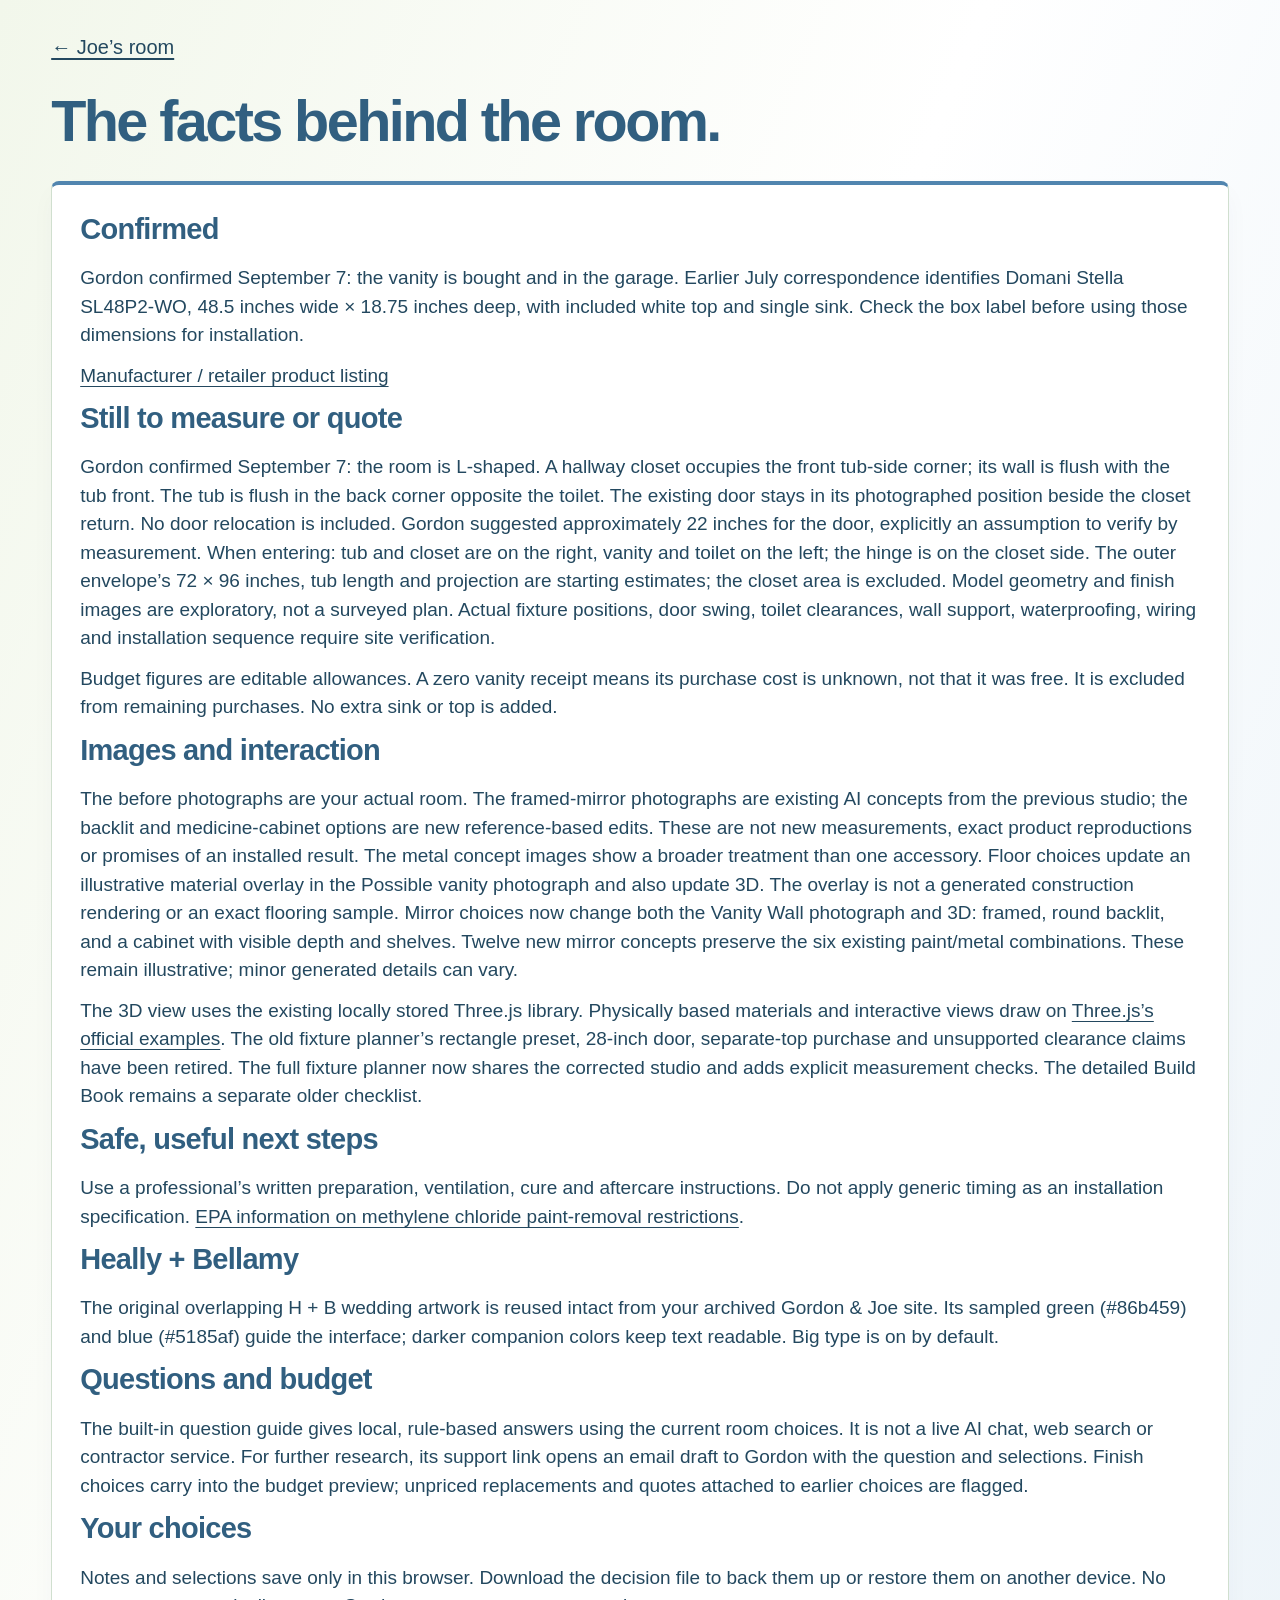
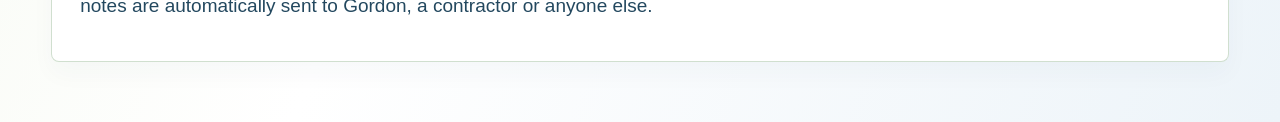
<file: sources.html>
<!doctype html><html lang="en"><meta charset="utf-8"><meta name="viewport" content="width=device-width,initial-scale=1"><title>Joe’s Room · Facts</title><link rel="stylesheet" href="studio.css?v=20260907-6"><body class="big"><main><a href="index.html">← Joe’s room</a><h1 style="margin:30px 0">The facts behind the room.</h1><div class="sheet"><h2>Confirmed</h2><p>Gordon confirmed September 7: the vanity is bought and in the garage. Earlier July correspondence identifies Domani Stella SL48P2-WO, 48.5 inches wide × 18.75 inches deep, with included white top and single sink. Check the box label before using those dimensions for installation.</p><p><a href="https://www.homedepot.com/p/300851618">Manufacturer / retailer product listing</a></p><h2>Still to measure or quote</h2><p>Gordon confirmed September 7: the room is L-shaped. A hallway closet occupies the front tub-side corner; its wall is flush with the tub front. The tub is flush in the back corner opposite the toilet. The existing door stays in its photographed position beside the closet return. No door relocation is included. Gordon suggested approximately 22 inches for the door, explicitly an assumption to verify by measurement. When entering: tub and closet are on the right, vanity and toilet on the left; the hinge is on the closet side. The outer envelope’s 72 × 96 inches, tub length and projection are starting estimates; the closet area is excluded. Model geometry and finish images are exploratory, not a surveyed plan. Actual fixture positions, door swing, toilet clearances, wall support, waterproofing, wiring and installation sequence require site verification.</p><p>Budget figures are editable allowances. A zero vanity receipt means its purchase cost is unknown, not that it was free. It is excluded from remaining purchases. No extra sink or top is added.</p><h2>Images and interaction</h2><p>The before photographs are your actual room. The framed-mirror photographs are existing AI concepts from the previous studio; the backlit and medicine-cabinet options are new reference-based edits. These are not new measurements, exact product reproductions or promises of an installed result. The metal concept images show a broader treatment than one accessory. Floor choices update an illustrative material overlay in the Possible vanity photograph and also update 3D. The overlay is not a generated construction rendering or an exact flooring sample. Mirror choices now change both the Vanity Wall photograph and 3D: framed, round backlit, and a cabinet with visible depth and shelves. Twelve new mirror concepts preserve the six existing paint/metal combinations. These remain illustrative; minor generated details can vary.</p><p>The 3D view uses the existing locally stored Three.js library. Physically based materials and interactive views draw on <a href="https://threejs.org/examples/?q=physical">Three.js’s official examples</a>. The old fixture planner’s rectangle preset, 28-inch door, separate-top purchase and unsupported clearance claims have been retired. The full fixture planner now shares the corrected studio and adds explicit measurement checks. The detailed Build Book remains a separate older checklist.</p><h2>Safe, useful next steps</h2><p>Use a professional’s written preparation, ventilation, cure and aftercare instructions. Do not apply generic timing as an installation specification. <a href="https://www.epa.gov/assessing-and-managing-chemicals-under-tsca/final-rule-regulation-methylene-chloride-paint-and">EPA information on methylene chloride paint-removal restrictions</a>.</p><h2>Heally + Bellamy</h2><p>The original overlapping H + B wedding artwork is reused intact from your archived Gordon &amp; Joe site. Its sampled green (#86b459) and blue (#5185af) guide the interface; darker companion colors keep text readable. Big type is on by default.</p><h2>Questions and budget</h2><p>The built-in question guide gives local, rule-based answers using the current room choices. It is not a live AI chat, web search or contractor service. For further research, its support link opens an email draft to Gordon with the question and selections. Finish choices carry into the budget preview; unpriced replacements and quotes attached to earlier choices are flagged.</p><h2>Your choices</h2><p>Notes and selections save only in this browser. Download the decision file to back them up or restore them on another device. No notes are automatically sent to Gordon, a contractor or anyone else.</p></div></main></html>
</file>
<file: studio.css>
:root{--ink:#253b34;--paper:#f5f2e9;--muted:#646b60;--line:#d6d8cb;--sage:#dbe1d1;--gold:#ae7645;--white:#fffef9;font:17px/1.5 -apple-system,BlinkMacSystemFont,'Segoe UI',sans-serif;color:var(--ink);background:var(--paper)}*{box-sizing:border-box}body{margin:0}button,input,select,textarea{font:inherit}button,a,input,select,textarea{-webkit-tap-highlight-color:transparent}button{cursor:pointer;border:1px solid var(--line);background:transparent;color:inherit;border-radius:6px;padding:10px 16px;min-height:44px}button:hover,.secondary:hover{background:var(--sage)}button:focus-visible,a:focus-visible,input:focus-visible,select:focus-visible,textarea:focus-visible{outline:3px solid var(--gold);outline-offset:3px}a{color:inherit;text-underline-offset:4px}header{display:flex;align-items:center;justify-content:space-between;padding:24px 4vw;border-bottom:1px solid var(--line);gap:20px}.brand{display:flex;align-items:center;gap:15px;text-decoration:none;letter-spacing:.13em;font-size:15px}.brand small{display:block;letter-spacing:0;color:var(--muted);font-size:13px}.monogram{font:italic 28px Georgia;border:1px solid var(--ink);border-radius:50%;width:62px;height:62px;display:grid;place-items:center}.tools{display:flex;gap:10px;align-items:center}.tools span#saved{font-size:13px;color:var(--muted)}nav{display:flex;gap:5px;padding:12px 4vw;border-bottom:1px solid var(--line);overflow-x:auto}nav button{border:0;color:var(--muted);white-space:nowrap;font-size:14px}nav button span{margin-left:8px;font-size:16px}nav button.active{background:var(--ink);color:var(--paper)}main{max-width:1600px;margin:auto;padding:32px 4vw 60px}.sectionhead{display:flex;align-items:flex-end;justify-content:space-between;gap:30px;margin-bottom:25px}h1,h2,h3,p{margin:0}h1{font:clamp(36px,4vw,64px)/1.05 Georgia,serif;letter-spacing:-.04em}h1 em{font-weight:400;color:#6a7b64}h2{font:30px/1.15 Georgia}h3{font-size:18px;margin:20px 0 8px}.eyebrow{font-size:12px;letter-spacing:.15em;margin-bottom:12px}.intro{color:var(--muted);font-size:16px;max-width:420px}.studio{display:grid;grid-template-columns:minmax(0,1fr) 300px;gap:30px}.visual{min-width:0}.viewbar{display:flex;justify-content:space-between;align-items:center;gap:10px;padding:0 0 12px;flex-wrap:wrap}.viewbar button{font-size:14px;padding:7px 12px;border-color:transparent}.viewbar .selected{border-color:var(--ink)}#reveal{background:#e6dcc8}.picture{height:clamp(360px,48vw,650px);position:relative;overflow:hidden;background:#c9c6bb;border-radius:3px}.picture img{width:100%;height:100%;object-fit:cover;position:absolute;inset:0}#beforeclip{position:absolute;inset:0;clip-path:inset(0 100% 0 0)}#divider{position:absolute;top:0;bottom:0;left:0;width:2px;background:var(--white);pointer-events:none}.cornerlabel{position:absolute;top:20px;background:#253b34df;color:white;padding:6px 10px;border-radius:3px;font-size:12px;letter-spacing:.1em}.left{left:20px}.right{right:20px}#glow{position:absolute;inset:0;pointer-events:none;opacity:0;background:linear-gradient(130deg,#eebf6740,#e5a42c18);transition:opacity 1.6s}.evening #glow{opacity:1}.evening #after{filter:brightness(.85) saturate(1.08)}#after{transition:filter 1.6s}.compare{display:grid;grid-template-columns:auto 1fr auto;align-items:center;gap:15px;padding:15px 0;font-size:14px}input[type=range]{accent-color:var(--ink);width:100%}.caption,.hint{font-size:14px;color:var(--muted);line-height:1.45}.caption{margin:5px 0 16px}.choices{padding:18px 0 0}.choices h2{margin-bottom:20px}fieldset{border:0;padding:0;margin:0 0 22px}legend{font-weight:600;margin-bottom:10px}label{display:block;font-size:15px;font-weight:500;margin-bottom:16px}select,input[type=number],textarea{display:block;background:var(--white);border:1px solid var(--line);border-radius:5px;width:100%;padding:11px;color:var(--ink);margin-top:7px}textarea{resize:vertical}.swatches{display:flex;gap:5px}.swatches button{flex:1;font-size:13px;padding:8px 3px;border-color:transparent}.swatches i{display:block;width:45px;height:45px;border-radius:50%;margin:0 auto 9px;border:1px solid #0002}.swatches button[aria-pressed=true]{border-color:var(--ink)}.seg{display:flex;gap:7px;margin-bottom:8px}.seg button{flex:1;font-size:14px;padding:9px}.seg button[aria-pressed=true]{background:var(--ink);color:var(--paper)}.choice-summary{border-top:1px solid var(--line);padding:20px 0}.choice-summary span{font-size:12px;letter-spacing:.08em}.choice-summary p{margin:10px 0;font-size:15px}.choice-summary a{font-size:14px}.primary,.secondary{display:inline-block;text-decoration:none;padding:12px 19px;border-radius:5px;margin:5px 0 10px}.primary{background:var(--ink);color:var(--paper);border:1px solid var(--ink)}.primary:hover{background:#405a4e}.secondary{border:1px solid var(--line);background:var(--white)}.textbutton{border:0;text-decoration:underline;text-underline-offset:5px;font-size:15px}.room-footer{margin-top:26px;display:flex;justify-content:space-between;gap:20px;border-top:1px solid var(--line);padding-top:18px}.room-footer p{font-size:15px}.split{display:grid;grid-template-columns:1.3fr 1fr;gap:30px}.sheet{background:var(--white);padding:28px;border-radius:5px}.sheet h2{margin-bottom:18px}.sheet p{margin:12px 0}.sheet ul,.measurelist ul{padding-left:20px}.sheet li,.measurelist li{margin:9px 0}.two{display:grid;grid-template-columns:1fr 1fr;gap:24px}.plan-wrap{min-width:0}#plan{width:100%;max-height:580px;background:#e6e9df;border-radius:5px}.check{display:flex;gap:10px;align-items:center}input[type=checkbox]{width:23px;height:23px;accent-color:var(--ink);flex-shrink:0}.fit-result{padding:20px;background:var(--sage);margin:22px 0}.fit-result span{font-size:12px;letter-spacing:.09em}.fit-result strong{display:block;font:55px Georgia}.fit-result p{font-size:15px}.budget-top{display:grid;grid-template-columns:1.2fr 1fr 1fr 1fr;gap:25px;align-items:center;margin:35px 0 20px}.budget-top span{font-size:12px;letter-spacing:.1em}.budget-top strong{display:block;font:38px Georgia}.budgetbar{height:9px;background:#dfded3;margin-bottom:30px;border-radius:5px;overflow:hidden}#budgetFill{height:100%;background:#71846b;transition:width .3s}.costrow{display:grid;grid-template-columns:2fr 1fr 1fr;gap:20px;padding:18px 0;border-bottom:1px solid var(--line);align-items:center}.costrow p{font-size:14px;color:var(--muted)}.costrow label{margin:0}.moneybottom{margin-top:25px}.progress-summary{display:grid;text-align:right}.progress-summary strong{font:50px Georgia}.next-action{padding:25px;background:var(--sage);margin-bottom:25px;font-size:20px}.step{display:flex;align-items:flex-start;gap:18px;padding:22px 0;border-bottom:1px solid var(--line)}.step input{margin-top:8px}.step .num{font:30px Georgia;color:var(--muted)}.step p{color:var(--muted);font-size:15px;margin-top:5px}#steps{margin-bottom:35px}.love{margin-top:30px;padding:28px 0;border-top:1px solid var(--line)}.love>span{font:24px Georgia;letter-spacing:.2em}.love p{font:italic 32px/1.2 Georgia}.love small{font-size:14px}.importlabel{margin-top:20px}input[type=file]{display:block;max-width:100%;margin-top:10px;font-size:14px}footer{display:flex;justify-content:space-between;padding:25px 4vw;gap:20px;border-top:1px solid var(--line);font-size:13px;color:var(--muted)}#toast{position:fixed;bottom:25px;left:50%;transform:translateX(-50%);background:var(--ink);color:var(--paper);padding:12px 20px;border-radius:6px;opacity:0;pointer-events:none;transition:opacity .2s;z-index:20;text-align:center}#toast.show{opacity:1}#walk iframe{width:100%;height:580px;border:0;border-radius:3px}.skip{position:absolute;top:-80px;left:10px;background:white;padding:15px;z-index:50}.skip:focus{top:10px}body.big{font-size:20px}body.big p,body.big label,body.big button,body.big .hint,body.big .caption{font-size:19px}[hidden]{display:none!important}@media(max-width:1000px){.studio{grid-template-columns:1fr 270px;gap:20px}.tools #saved{display:none}.sectionhead{align-items:flex-start}.intro{max-width:300px}.budget-top{grid-template-columns:1fr 1fr}}@media(max-width:760px){header{padding:16px}.brand{font-size:12px}.monogram{width:45px;height:45px;font-size:21px}.tools span{display:none}.tools button{padding:8px;font-size:14px}nav{padding:10px 12px}nav button{padding:9px;font-size:12px}nav button span{font-size:14px;margin-left:4px}main{padding:25px 16px 40px}.sectionhead{display:block}.intro{margin-top:15px;max-width:none}.studio,.split,.two{grid-template-columns:1fr}.picture{height:450px}.choices{display:grid;grid-template-columns:1fr 1fr;gap:15px}.choices>.eyebrow,.choices>h2,.choice-summary,.choices>#pin,.choices>#pinned{grid-column:1/-1}.choices h2{margin-bottom:0}.swatches{flex-wrap:wrap}.compare{grid-template-columns:1fr auto}.compare input{grid-row:2;grid-column:1/-1}.compare span{font-size:13px}.sheet{padding:22px}.costrow{grid-template-columns:1fr 1fr;gap:12px}.costrow>div{grid-column:1/-1}.budget-top strong{font-size:32px}.room-footer,footer{flex-direction:column}.viewbar button{padding:8px;font-size:13px}#walk iframe{height:480px}.moneybottom{gap:8px}}@media(prefers-reduced-motion:reduce){*,*::before,*::after{transition:none!important;animation:none!important}}@media print{header .tools,nav,.panel:not(#money):not(#notes),footer,button,.importlabel,#toast{display:none!important}#money,#notes{display:block!important}.sheet{padding:0}.sectionhead{margin-top:25px}body{background:white}main{padding:0}.budget-top{grid-template-columns:repeat(4,1fr)}textarea{min-height:90px;border:0}.costrow{break-inside:avoid}h1{font-size:28px}.love{display:none}}

#floorPreview{position:absolute;inset:0;width:100%;height:100%;pointer-events:none}.evening #floorPreview{filter:brightness(.85) saturate(1.08)}
/* Heally + Bellamy: the original wedding identity, brought home. */
:root{--ink:#193e51;--paper:#f8faf6;--muted:#53636a;--line:#cfdbd8;--sage:#e8efdb;--gold:#397aa0;--white:#fff;--hb-green:#7c9f45;--hb-blue:#397da5;background:var(--paper)}
body{background:linear-gradient(115deg,#f5f9ed 0%,#fff 48%,#eff6fa 100%)}
header{background:#fff;border-top:7px solid var(--hb-green);border-bottom:1px solid #d6e1e6;padding:18px 4vw;position:relative}header:before{content:'';position:absolute;left:50%;right:0;top:-7px;height:7px;background:var(--hb-blue)}
.brand{font-weight:850;font-size:19px;letter-spacing:.035em}.brand small{margin-top:4px;font-size:15px;font-weight:500}.monogram{border:0;border-radius:0;width:124px;height:67px;overflow:hidden;background:white;display:block}.monogram img{width:149px;height:68px;max-width:none;object-fit:cover;transform:translateX(-18px)}
nav{background:#fff;gap:10px;padding-top:15px;padding-bottom:15px;position:sticky;top:0;z-index:12;box-shadow:0 5px 18px #193e5109}nav button{border-radius:4px;border:1px solid transparent;font-weight:650}nav button.active{background:var(--hb-blue);box-shadow:inset 0 -4px 0 #25556d}nav button:hover{border-color:#acc3d0}
h1{font-family:-apple-system,BlinkMacSystemFont,'Segoe UI',sans-serif;font-weight:800;letter-spacing:-.045em;font-size:clamp(42px,4.5vw,66px);line-height:1.02}h1 em{font-style:normal;color:#597a2b}h2{font-family:inherit;font-weight:750;font-size:29px;letter-spacing:-.025em}.eyebrow{color:#526b38;font-weight:750;letter-spacing:.09em}.sectionhead{padding:7px 0 24px;border-bottom:2px solid #dce7d6;align-items:center}.intro{border-left:4px solid var(--hb-green);padding:10px 0 10px 22px;max-width:420px;line-height:1.6}
.studio{grid-template-columns:minmax(0,1fr) 340px;gap:30px}.visual{min-width:0}.picture{height:auto;aspect-ratio:1400/1045;max-height:none;border:1px solid #c9d5d7;border-radius:12px;box-shadow:0 13px 30px #193e5114;background:#e5ebe9}.viewbar{flex-wrap:wrap;gap:10px;align-items:center;margin-bottom:14px}.viewbar>div{display:flex;gap:7px;flex-wrap:wrap}.viewbar button{border:1px solid #becdd4;background:white;font-weight:650}.viewbar button.selected{background:var(--hb-blue);color:white;border-color:var(--hb-blue)}.cornerlabel{font-size:15px;font-weight:750;letter-spacing:.08em;background:#fff;color:var(--ink);box-shadow:0 2px 10px #0001}.cornerlabel.right{background:#276488;color:#fff}
.choices{background:#fff;border:1px solid var(--line);border-top:5px solid var(--hb-green);padding:24px;border-radius:9px;box-shadow:0 10px 28px #2146590a}.choices h2{margin-bottom:20px}.choices fieldset{padding-bottom:20px;border-bottom:1px solid #e0e7e4}.choices legend{font-weight:750}.swatches{display:grid;grid-template-columns:repeat(3,1fr);gap:7px}.swatches button{padding:9px 4px;min-width:0;border-radius:7px}.swatches i{height:36px;width:36px;margin:0 auto 7px;border-radius:50%;box-shadow:inset 0 0 0 1px #0002}.swatches button[aria-pressed=true],.seg button[aria-pressed=true]{border:2px solid #326e92;background:#edf5fa;color:#173f55}.choices select{padding:12px 10px;border:2px solid #b3c7d2;border-radius:5px;background:#f7fafb;font-weight:650;width:100%;color:#193e51}.choices>label{margin-bottom:22px}.choice-summary{border:0;border-left:4px solid var(--hb-green);background:#f0f5e9;padding:18px;margin-top:10px}.choice-summary strong{color:#4e692a}.primary{background:#2e7299;color:white;border-color:#2e7299;font-weight:750}.primary:hover{background:#245c7b}.secondary{background:white;border:1px solid #a8bfca}.sheet{background:white;border:1px solid var(--line);border-top:4px solid var(--hb-blue);box-shadow:0 12px 24px #193e5108;border-radius:8px}.budget-top{background:#fff;border:1px solid var(--line);border-top:5px solid var(--hb-green);border-radius:8px;padding:24px;gap:25px}.budget-top strong{font-family:inherit;font-weight:800;letter-spacing:-.04em}.next-action{background:#e6f0d8;border-left:5px solid var(--hb-green);border-radius:5px}.progress-summary strong{font-family:inherit;font-weight:800}.step .num{font-family:inherit;font-weight:800;color:var(--hb-blue)}.love{display:flex;align-items:flex-start;flex-direction:column}.wedding-signature{width:190px;height:auto;mix-blend-mode:multiply}.love p{font:750 30px/1.15 -apple-system,BlinkMacSystemFont,'Segoe UI',sans-serif;letter-spacing:-.02em;color:#326e92;margin:18px 0 12px}.love small{font-size:17px}footer{background:#fff}.caption{line-height:1.5}.compare{padding:14px 0}.compare input{accent-color:var(--hb-blue);height:30px}#floorPreview{z-index:1}#beforeclip{z-index:2}#divider{z-index:3}.cornerlabel{z-index:4}#glow{z-index:5;pointer-events:none}input[type=checkbox]{accent-color:var(--hb-blue);width:23px;height:23px}textarea{background:#fbfcfa;border:1px solid #a9bfc8;line-height:1.6}
body.big{font-size:20px}body.big p,body.big label,body.big button,body.big .hint,body.big .caption{font-size:19px}body.big nav button span{font-size:19px}body.big .swatches button{font-size:16px}body.big .eyebrow,body.big .choice-summary>span{font-size:14px}body.big input,body.big select,body.big textarea{font-size:20px}body.big .tools #saved{font-size:15px}body.big .tools button{font-size:17px}.choices .hint{line-height:1.45}
@media(max-width:1100px){.studio{grid-template-columns:minmax(0,1fr) 310px;gap:20px}.choices{padding:19px}.tools #saved{display:none}}
@media(max-width:850px){.studio{grid-template-columns:1fr}.choices{display:grid;grid-template-columns:1fr 1fr;gap:22px}.choices>.eyebrow,.choices>h2,.choice-summary,.choices>#pin,.choices>#pinned{grid-column:1/-1}.choices fieldset{margin:0}.picture{height:auto;aspect-ratio:1400/1045}.sectionhead{align-items:flex-start}.intro{font-size:18px}.brand{font-size:16px}.monogram{width:100px;height:57px}.monogram img{width:129px;height:58px;transform:translateX(-17px)}}
@media(max-width:540px){header{padding:14px 16px;flex-wrap:wrap;gap:12px}.brand small{font-size:13px}.tools{margin-left:auto}.tools button{padding:8px 11px}.sectionhead{display:block}.intro{max-width:none;margin-top:20px}.choices{grid-template-columns:1fr}.choices>*{grid-column:1!important}.viewbar button{padding:9px 12px}body.big .viewbar button{font-size:17px}.compare{display:flex;flex-wrap:wrap;justify-content:space-between}.compare input{width:100%;order:3}.budget-top{grid-template-columns:1fr 1fr;padding:17px;gap:20px}.budget-top strong{font-size:31px}nav button{padding:12px 10px}.room-footer{gap:15px}.sheet{padding:20px}main{padding-top:20px}}
@media print{body{background:white}nav{display:none}.budget-top,.sheet{box-shadow:none}.brand{color:#193e51}}
/* Final color pass: median sampled pigment from the archived wedding artwork.
   Original H #86b459; original B #5185af. Dark companions preserve text contrast. */
:root{--hb-green:#86b459;--hb-blue:#5185af;--ink:#23485f;--muted:#526772;--paper:#f7faf4;--sage:#edf4e5;--gold:#5185af;--line:#d0dfcf}
body{background:linear-gradient(112deg,#f2f7eb 0%,#fff 50%,#edf4f9 100%)}
header{border-top-color:#86b459}header:before{background:#5185af}.brand{color:#23485f}.brand small{color:#4d6b7c}
h1{color:#315f80}h1 em{color:#527b32}.eyebrow{color:#527b32}.sectionhead{border-bottom-color:#cfe1b9}.intro{border-left-color:#86b459}
nav button.active,.viewbar button.selected,.primary{background:#5185af;border-color:#5185af;color:#fff;font-weight:750}nav button.active{box-shadow:inset 0 -4px 0 #38678c}.primary:hover{background:#38678c}.viewbar button.selected:hover{background:#38678c}.viewbar #reveal{background:#edf4e5;border:1px solid #86b459;color:#365621}
.choices{border-top-color:#86b459}.choices h2,.sheet h2,.sheet h3{color:#315f80}.swatches button[aria-pressed=true],.seg button[aria-pressed=true]{border-color:#5185af;background:#edf4f9;color:#23485f}.choices select{border-color:#89abc5;background:#f4f8fb}.choice-summary{border-left-color:#86b459;background:#edf4e5}.choice-summary strong{color:#46652f}.choice-summary>span{color:#46652f;font-weight:750}.cornerlabel.right{background:#5185af}
.sheet{border-top-color:#5185af}.budget-top{border-top-color:#86b459}.budget-top strong{color:#315f80}.budgetbar{background:#e6efdd}.budgetbar>div{background:#86b459}.next-action{border-left-color:#86b459;background:#edf4e5;color:#365621}.progress-summary strong,.step .num{color:#5185af}.love p{color:#315f80}.secondary:hover,button:hover{background:#edf4e5}.compare input,input[type=checkbox]{accent-color:#5185af}#plan{background:#edf4e5}#toast{background:#315f80;color:#fff}footer{border-top:4px solid #86b459;color:#456477}
@media print{body{background:#fff}}
.finish-budget{display:grid;grid-template-columns:280px 1fr;gap:28px;padding:25px;background:#fff;border:1px solid #cbdccc;border-top:5px solid #86b459;border-radius:9px;margin-bottom:28px}.budget-picture{position:relative;align-self:start;aspect-ratio:1400/1045;overflow:hidden;border-radius:7px}.budget-picture img,.budget-picture svg{position:absolute;inset:0;width:100%;height:100%;object-fit:cover}.finish-budget h2{margin-bottom:16px}.finish-budget p{margin-bottom:12px}#finishExplanations p{font-size:17px;line-height:1.5}#finishExplanations strong{color:#315f80}.quote-warning{padding:13px 16px;border-left:4px solid #86b459;background:#edf4e5;font-size:17px}.plan-support{border-top:3px solid #86b459;padding-top:20px;margin-top:22px}.plan-support .hint{margin:14px 0;font-size:17px}#questionAnswer{padding:20px;border-radius:5px;background:#edf4f9;color:#23485f;white-space:pre-line;margin-bottom:18px}#questionAnswer p{font-size:18px;line-height:1.6}.plan-support .secondary{display:inline-block}.finish-budget+ .budget-top{margin-top:0}@media(max-width:760px){.finish-budget{grid-template-columns:1fr;padding:20px}.budget-picture{max-width:400px;width:100%}}@media print{.finish-budget{display:block;break-inside:avoid}.budget-picture{display:none}.plan-support{display:none}}
.fixture-audit{margin-top:38px;border-top:4px solid #86b459;padding-top:28px}.fixture-audit>p{max-width:850px;margin:14px 0 22px}.audit-columns{display:grid;grid-template-columns:1fr 1fr;gap:25px;margin-bottom:24px}.audit-columns h3{margin-top:0}.audit-columns li{margin:10px 0}.audit-checks h3{margin-top:0}.audit-checks .check{display:flex;align-items:flex-start;gap:14px;padding:15px 0;border-bottom:1px solid #d6e4d8}.audit-checks .check input{flex:none;margin-top:4px}.audit-checks .quote-warning{margin:22px 0}.audit-checks button,.audit-checks a{display:inline-block;margin:12px 12px 0 0}@media(max-width:760px){.audit-columns{grid-template-columns:1fr}}@media print{body:has(.fixture-audit) .panel{display:none!important}body:has(.fixture-audit) #fit{display:block!important}.fixture-audit{break-before:page}.audit-columns{grid-template-columns:1fr 1fr}.audit-checks{break-inside:avoid}.audit-checks .check input{appearance:auto}body:has(.fixture-audit) .intro{display:none}}
</file>
